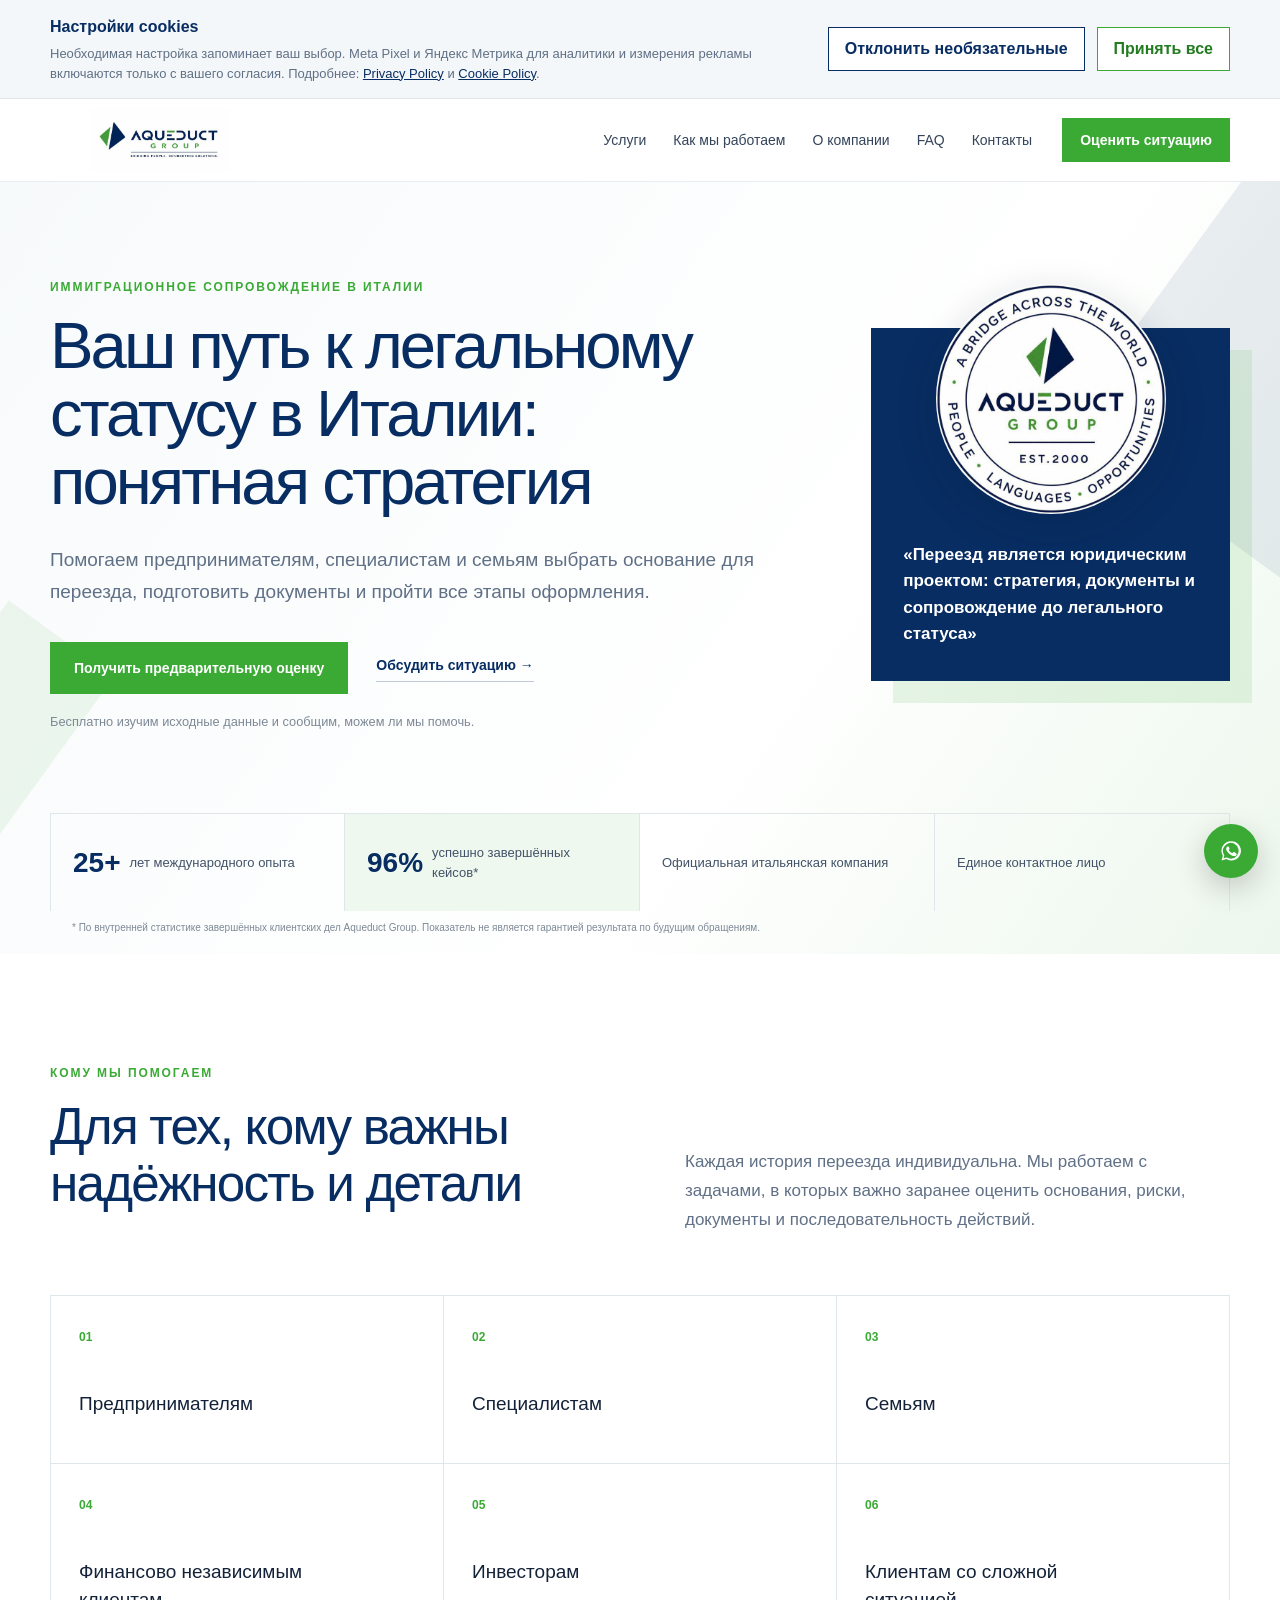
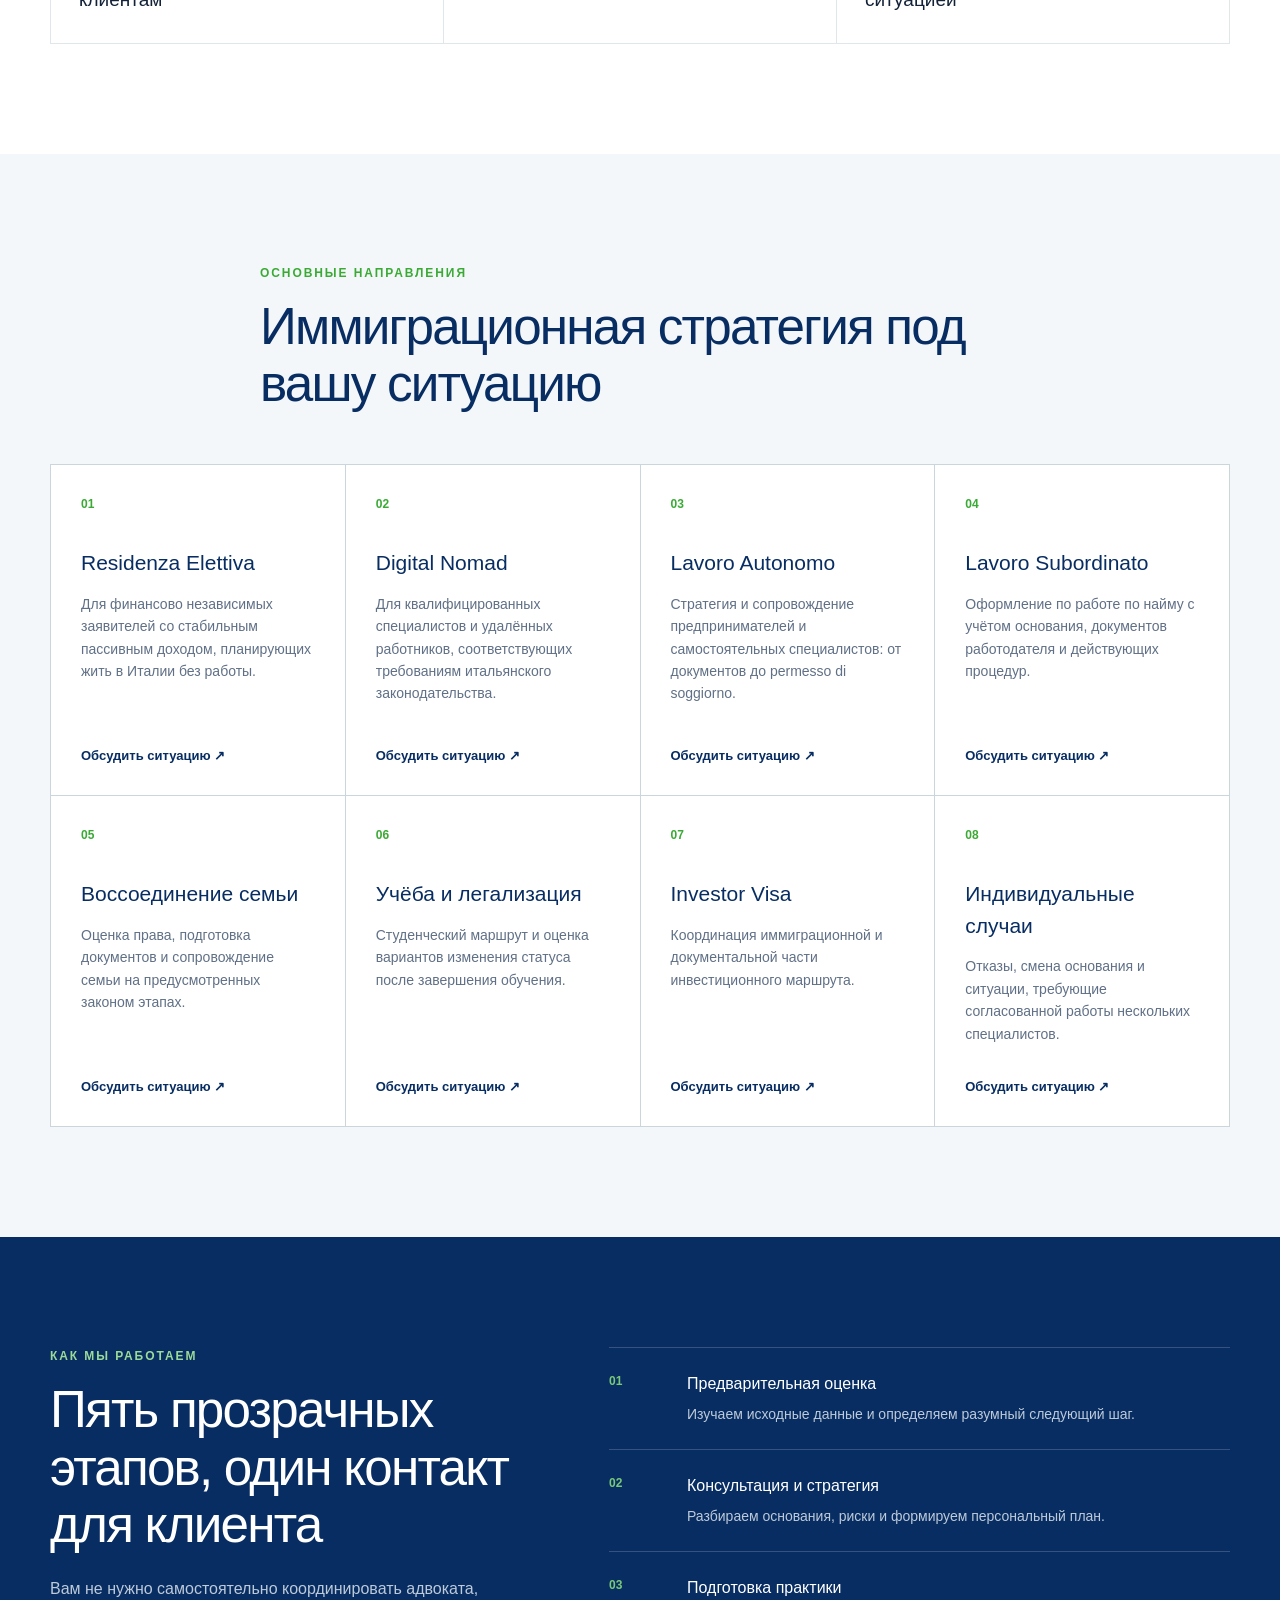
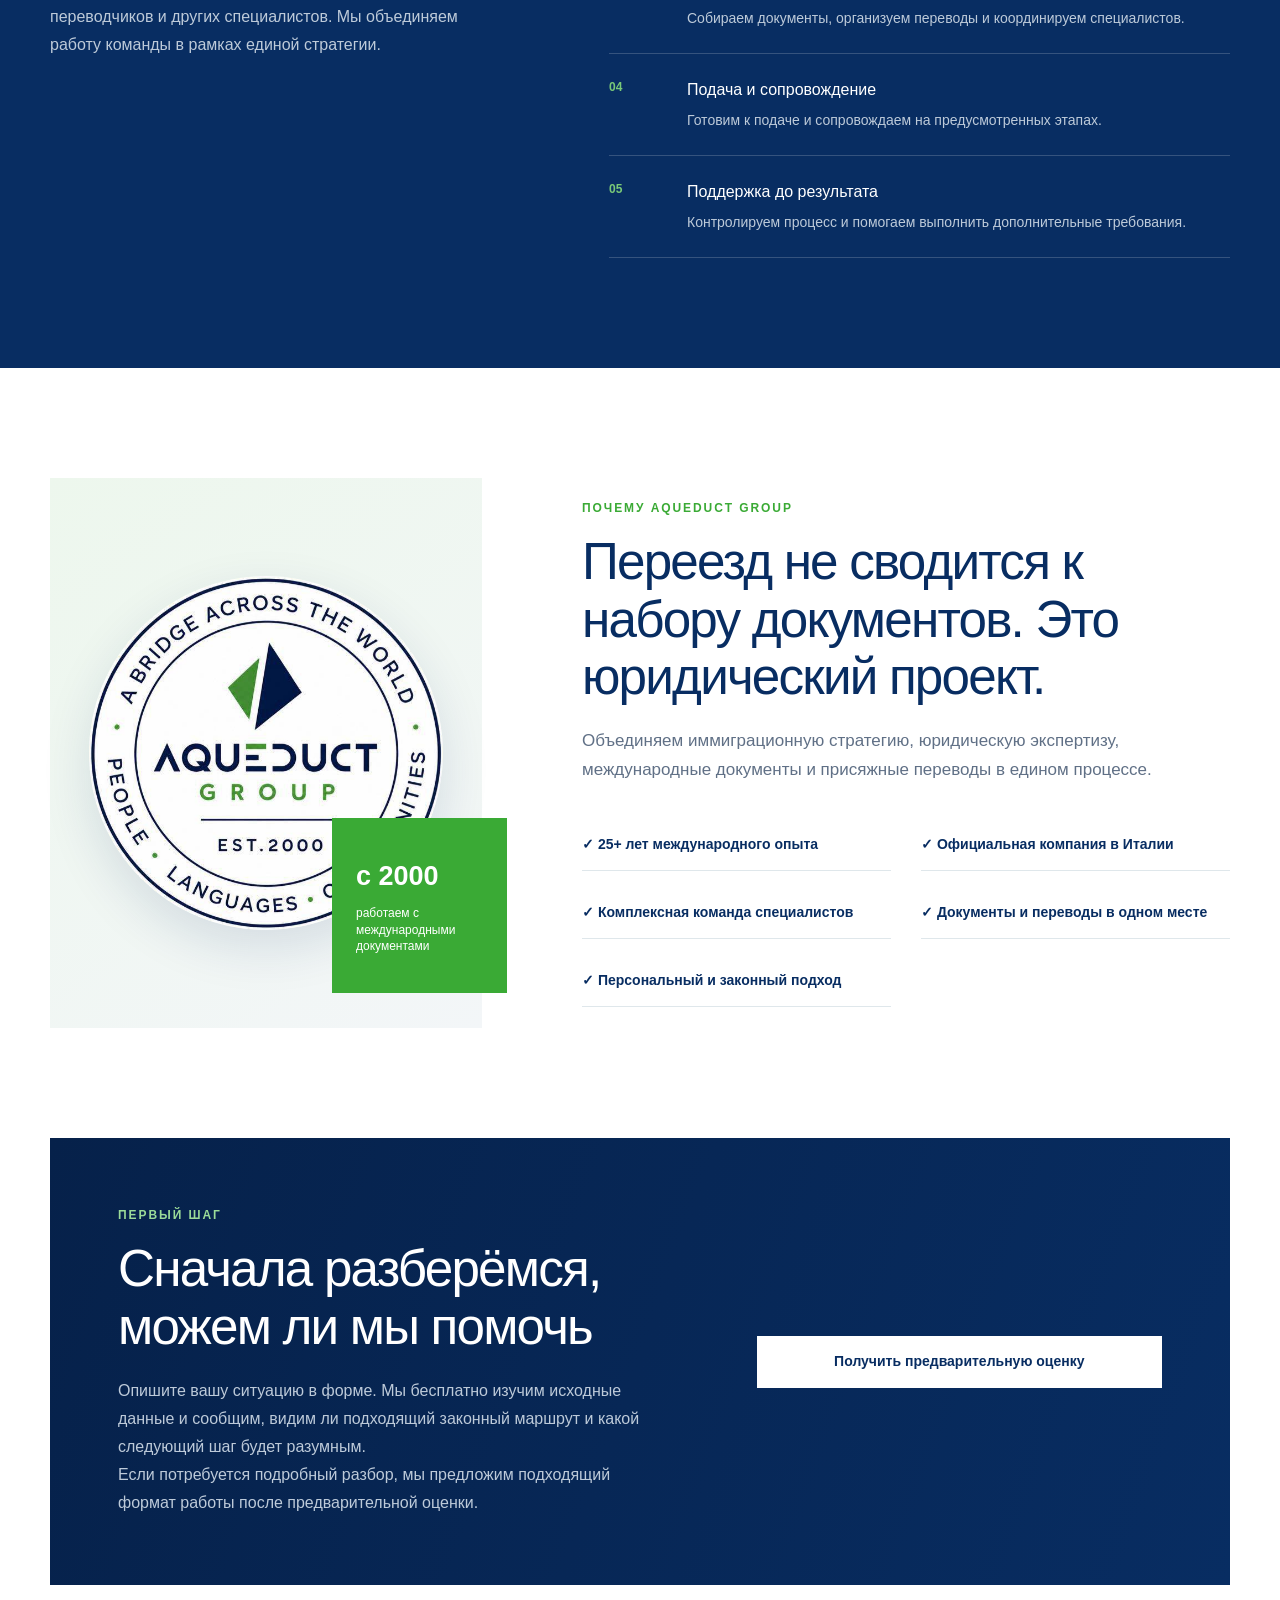
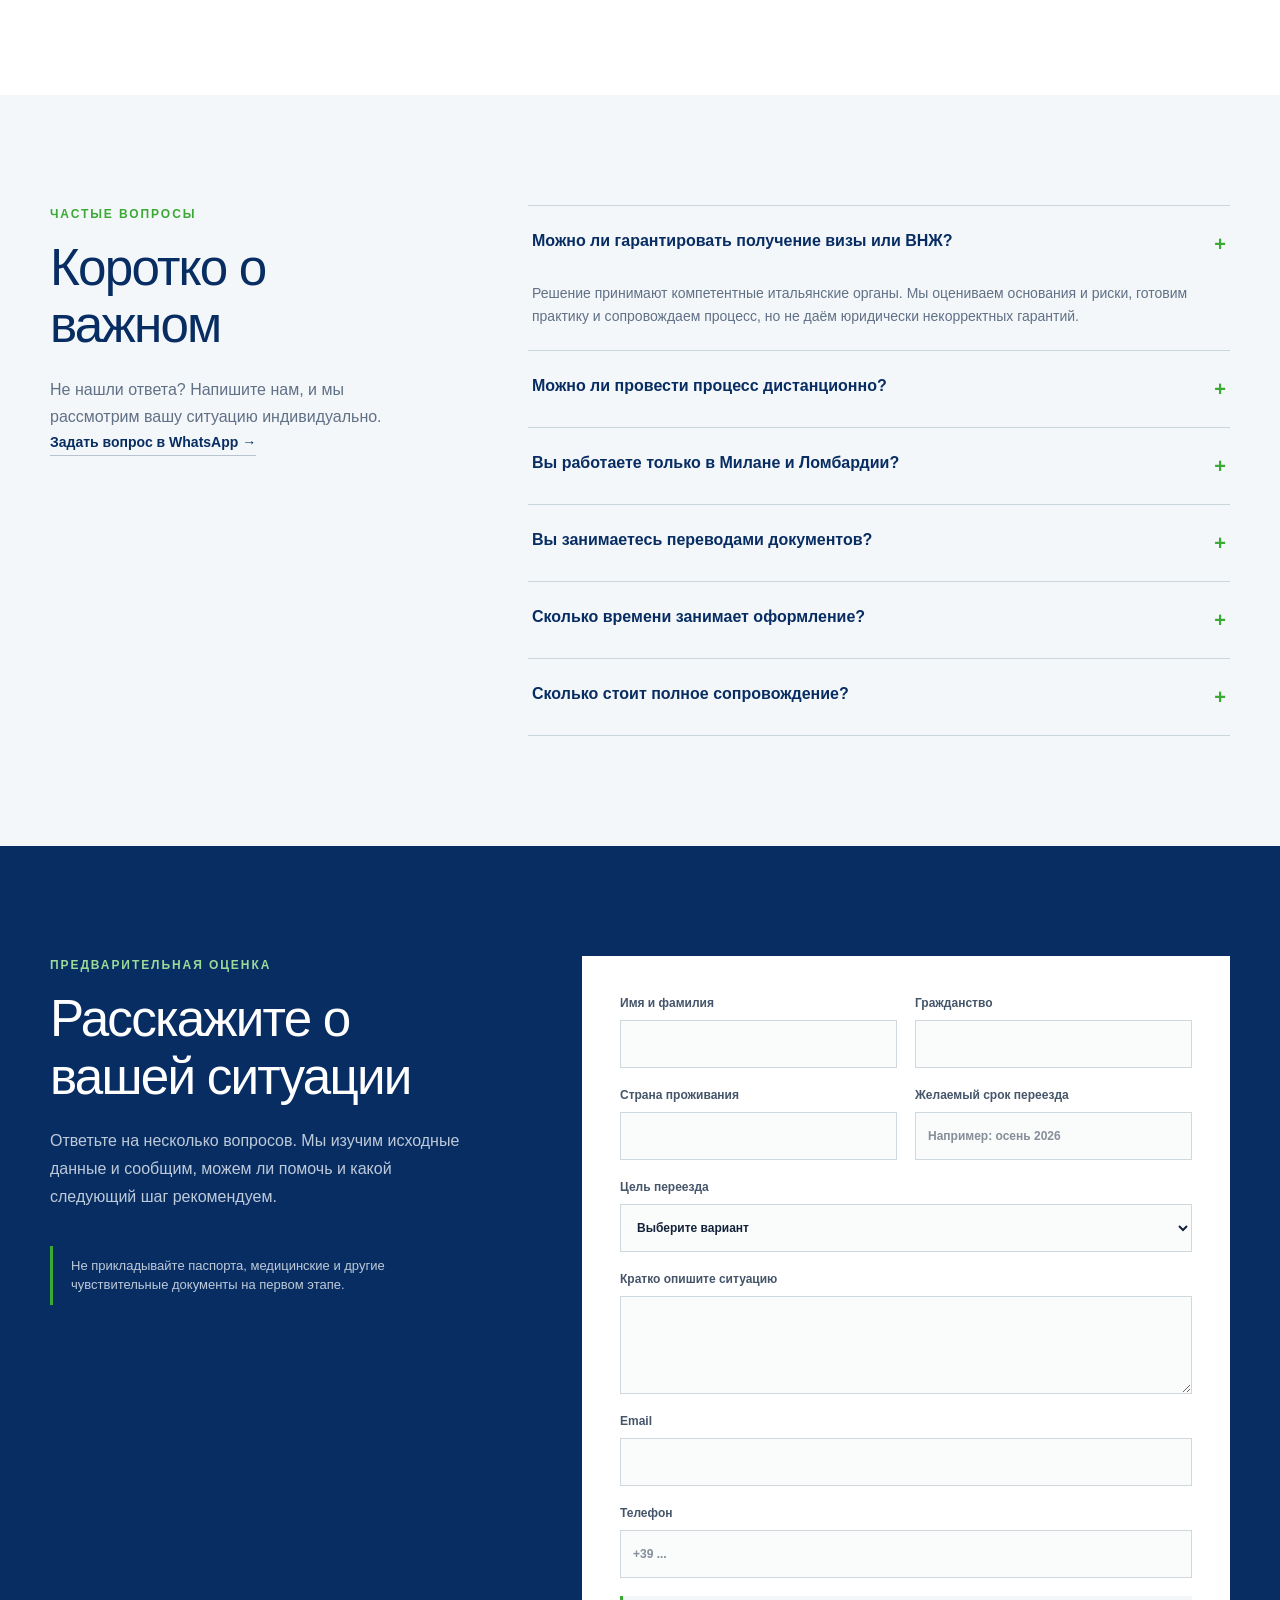
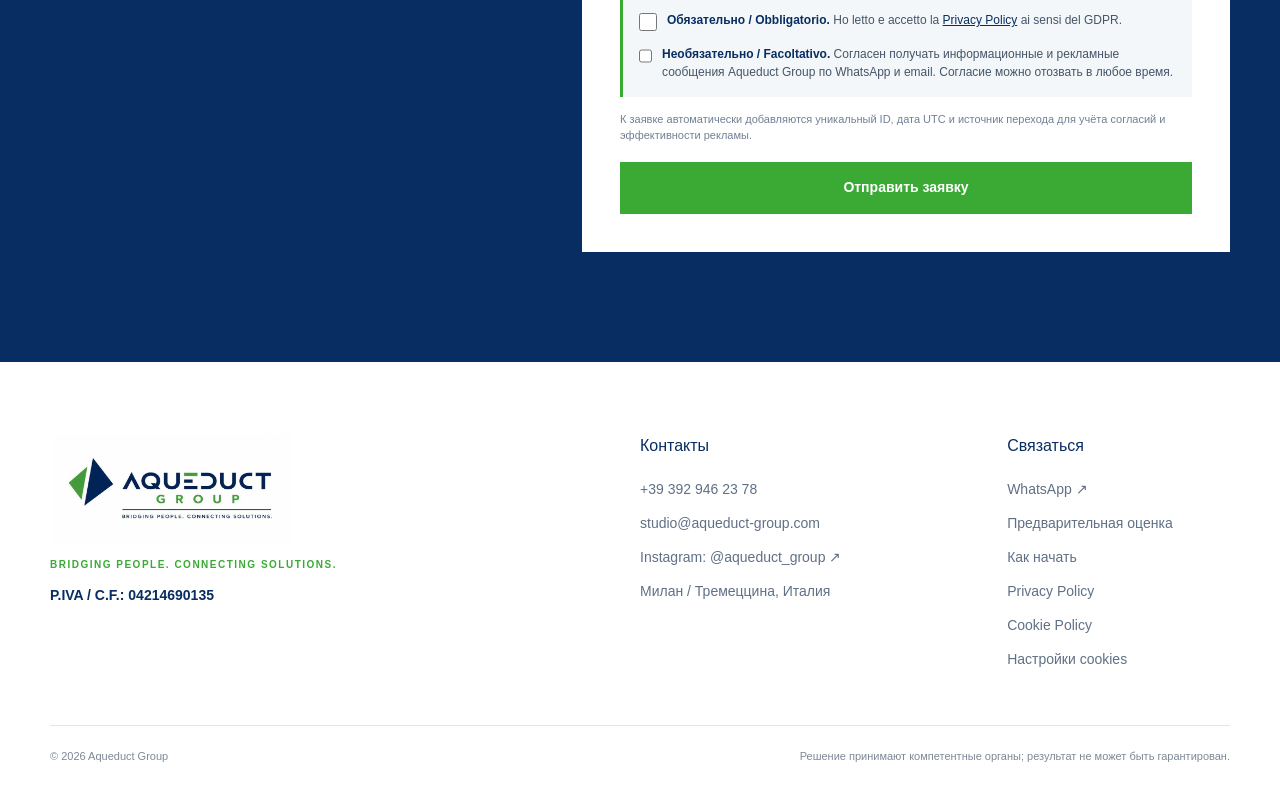
<file: index.html>
<!DOCTYPE html><html lang="ru"><head><meta charset="utf-8"><meta name="viewport" content="width=device-width, initial-scale=1"><link rel="preload" as="image" href="/aqueduct-logo-horizontal.jpg"><link rel="preload" as="image" href="/aqueduct-seal.jpg"><link rel="stylesheet" href="/_next/static/chunks/0q03mwoby-0p..css" data-precedence="next"><link rel="preload" as="script" fetchpriority="low" href="/_next/static/chunks/0ht900cau6_ur.js"><script src="/_next/static/chunks/0t2z5hkh7v~~b.js" async=""></script><script src="/_next/static/chunks/07lhk_q6pmm3r.js" async=""></script><script src="/_next/static/chunks/turbopack-0cek.dh0dqtgy.js" async=""></script><script src="/_next/static/chunks/0dbhjjzl8qfwv.js" async=""></script><script src="/_next/static/chunks/15.c3~0kke10f.js?v=20261008-1" async=""></script><title>ВНЖ и иммиграционное сопровождение в Италии | Aqueduct Group</title><meta name="description" content="Иммиграционное сопровождение в Италии для предпринимателей, специалистов и семей: стратегия, документы, переводы и поддержка на всех этапах."><meta name="codex-preview" content="development"><meta name="facebook-domain-verification" content="cz3ym15rkh00m2k5d0hv8cjs45vnof"><script id="meta-pixel">
if(localStorage.getItem('aqueduct-cookie-consent')==='accepted'){
!function(f,b,e,v,n,t,s){if(f.fbq)return;n=f.fbq=function(){n.callMethod?
n.callMethod.apply(n,arguments):n.queue.push(arguments)};if(!f._fbq)f._fbq=n;
n.push=n;n.loaded=!0;n.version='2.0';n.queue=[];t=b.createElement(e);t.async=!0;
t.src=v;s=b.getElementsByTagName(e)[0];s.parentNode.insertBefore(t,s)}
(window,document,'script','https://connect.facebook.net/en_US/fbevents.js');
fbq('init','1347046264078028');fbq('track','PageView');
}</script><script id="yandex-metrika">
(function(m,e,t,r,i,k,a){
m[i]=m[i]||function(){(m[i].a=m[i].a||[]).push(arguments)};
m[i].l=1*new Date();
for(var j=0;j<document.scripts.length;j++){if(document.scripts[j].src===r){return;}}
k=e.createElement(t);a=e.getElementsByTagName(t)[0];k.async=1;k.src=r;a.parentNode.insertBefore(k,a);
})(window,document,'script','https://mc.yandex.ru/metrika/tag.js?id=112388441','ym');
ym(112388441,'init',{ssr:true,webvisor:true,clickmap:true,ecommerce:'dataLayer',referrer:document.referrer,url:location.href,accurateTrackBounce:true,trackLinks:true});
</script><script src="/_next/static/chunks/03~yq9q893hmn.js" nomodule=""></script><script>
(function () {
  if (localStorage.getItem('cookieConsent') !== 'accepted') return;




  if (typeof window.ym === 'function') return;




  (function(m,e,t,r,i,k,a){
    m[i]=m[i]||function(){(m[i].a=m[i].a||[]).push(arguments)};
    m[i].l=1*new Date();
    k=e.createElement(t),a=e.getElementsByTagName(t)[0];
    k.async=1;k.src=r;a.parentNode.insertBefore(k,a);
  })(window,document,"script","https://mc.yandex.ru/metrika/tag.js","ym");




  ym(112388441,"init",{
    clickmap:true,
    trackLinks:true,
    accurateTrackBounce:true,
    webvisor:true
  });
})();
</script>
</head><body><div hidden=""><!--$--><!--/$--></div><main><aside class="cookieNotice" aria-label="Настройки cookies"><div class="container cookieNoticeInner"><div><b>Настройки cookies</b><p>Необходимая настройка запоминает ваш выбор. Meta Pixel и Яндекс Метрика для аналитики и измерения рекламы включаются только с вашего согласия. Подробнее: <a href="/privacy-policy">Privacy Policy</a> и <a href="/cookie-policy">Cookie Policy</a>.</p></div><div class="cookieActions"><button class="cookieChoice">Отклонить необязательные</button><button class="cookieChoice accept">Принять все</button></div></div></aside><header><div class="container navwrap"><a class="logo" href="#top"><img src="/aqueduct-logo-horizontal.jpg" alt="Aqueduct Group"></a><button class="menubtn" aria-label="Открыть меню"><i></i><i></i><i></i></button><nav class=""><a href="#services">Услуги</a><a href="#process">Как мы работаем</a><a href="#about">О компании</a><a href="#faq">FAQ</a><a href="#contacts">Контакты</a></nav><a class="btn small desktop" href="#assessment">Оценить ситуацию</a></div></header><section class="hero" id="top"><div class="shape s1"></div><div class="shape s2"></div><div class="container heroGrid"><div><p class="eyebrow">Иммиграционное сопровождение в Италии</p><h1>Ваш путь к легальному статусу в Италии: понятная стратегия</h1><p class="lead">Помогаем предпринимателям, специалистам и семьям выбрать основание для переезда, подготовить документы и пройти все этапы оформления.</p><div class="actions"><a class="btn" href="#assessment">Получить предварительную оценку</a><a class="link" href="#assessment">Обсудить ситуацию →</a></div><small>Бесплатно изучим исходные данные и сообщим, можем ли мы помочь.</small></div><aside><img src="/aqueduct-seal.jpg" alt="Aqueduct Group, с 2000 года"><blockquote>«Переезд является юридическим проектом: стратегия, документы и сопровождение до легального статуса»</blockquote></aside></div><div class="container trust"><span><b>25+</b> лет международного опыта</span><span class="successStat"><b>96%</b> успешно завершённых кейсов*</span><span>Официальная итальянская компания</span><span>Единое контактное лицо</span></div><p class="container successNote">* По внутренней статистике завершённых клиентских дел Aqueduct Group. Показатель не является гарантией результата по будущим обращениям.</p></section><section class="section audience"><div class="container split"><div><p class="eyebrow">Кому мы помогаем</p><h2>Для тех, кому важны надёжность и детали</h2></div><p>Каждая история переезда индивидуальна. Мы работаем с задачами, в которых важно заранее оценить основания, риски, документы и последовательность действий.</p></div><div class="container audienceGrid"><article><span>0<!-- -->1</span><h3>Предпринимателям</h3></article><article><span>0<!-- -->2</span><h3>Специалистам</h3></article><article><span>0<!-- -->3</span><h3>Семьям</h3></article><article><span>0<!-- -->4</span><h3>Финансово независимым клиентам</h3></article><article><span>0<!-- -->5</span><h3>Инвесторам</h3></article><article><span>0<!-- -->6</span><h3>Клиентам со сложной ситуацией</h3></article></div></section><section class="section services" id="services"><div class="container title"><p class="eyebrow">Основные направления</p><h2>Иммиграционная стратегия под вашу ситуацию</h2></div><div class="container serviceGrid"><article><span>0<!-- -->1</span><h3>Residenza Elettiva</h3><p>Для финансово независимых заявителей со стабильным пассивным доходом, планирующих жить в Италии без работы.</p><a href="#assessment">Обсудить ситуацию ↗</a></article><article><span>0<!-- -->2</span><h3>Digital Nomad</h3><p>Для квалифицированных специалистов и удалённых работников, соответствующих требованиям итальянского законодательства.</p><a href="#assessment">Обсудить ситуацию ↗</a></article><article><span>0<!-- -->3</span><h3>Lavoro Autonomo</h3><p>Стратегия и сопровождение предпринимателей и самостоятельных специалистов: от документов до permesso di soggiorno.</p><a href="#assessment">Обсудить ситуацию ↗</a></article><article><span>0<!-- -->4</span><h3>Lavoro Subordinato</h3><p>Оформление по работе по найму с учётом основания, документов работодателя и действующих процедур.</p><a href="#assessment">Обсудить ситуацию ↗</a></article><article><span>0<!-- -->5</span><h3>Воссоединение семьи</h3><p>Оценка права, подготовка документов и сопровождение семьи на предусмотренных законом этапах.</p><a href="#assessment">Обсудить ситуацию ↗</a></article><article><span>0<!-- -->6</span><h3>Учёба и легализация</h3><p>Студенческий маршрут и оценка вариантов изменения статуса после завершения обучения.</p><a href="#assessment">Обсудить ситуацию ↗</a></article><article><span>0<!-- -->7</span><h3>Investor Visa</h3><p>Координация иммиграционной и документальной части инвестиционного маршрута.</p><a href="#assessment">Обсудить ситуацию ↗</a></article><article><span>0<!-- -->8</span><h3>Индивидуальные случаи</h3><p>Отказы, смена основания и ситуации, требующие согласованной работы нескольких специалистов.</p><a href="#assessment">Обсудить ситуацию ↗</a></article></div></section><section class="section process" id="process"><div class="container processGrid"><div><p class="eyebrow pale">Как мы работаем</p><h2>Пять прозрачных этапов, один контакт для клиента</h2><p>Вам не нужно самостоятельно координировать адвоката, переводчиков и других специалистов. Мы объединяем работу команды в рамках единой стратегии.</p></div><ol><li><span>0<!-- -->1</span><div><h3>Предварительная оценка</h3><p>Изучаем исходные данные и определяем разумный следующий шаг.</p></div></li><li><span>0<!-- -->2</span><div><h3>Консультация и стратегия</h3><p>Разбираем основания, риски и формируем персональный план.</p></div></li><li><span>0<!-- -->3</span><div><h3>Подготовка практики</h3><p>Собираем документы, организуем переводы и координируем специалистов.</p></div></li><li><span>0<!-- -->4</span><div><h3>Подача и сопровождение</h3><p>Готовим к подаче и сопровождаем на предусмотренных этапах.</p></div></li><li><span>0<!-- -->5</span><div><h3>Поддержка до результата</h3><p>Контролируем процесс и помогаем выполнить дополнительные требования.</p></div></li></ol></div></section><section class="section why" id="about"><div class="container whyGrid"><div class="visual"><img src="/aqueduct-seal.jpg" alt="Aqueduct Group"><div><b>с 2000</b><span>работаем с международными документами</span></div></div><div><p class="eyebrow">Почему Aqueduct Group</p><h2>Переезд не сводится к набору документов. Это юридический проект.</h2><p class="bigcopy">Объединяем иммиграционную стратегию, юридическую экспертизу, международные документы и присяжные переводы в едином процессе.</p><div class="checks"><div>✓ <!-- -->25+ лет международного опыта</div><div>✓ <!-- -->Официальная компания в Италии</div><div>✓ <!-- -->Комплексная команда специалистов</div><div>✓ <!-- -->Документы и переводы в одном месте</div><div>✓ <!-- -->Персональный и законный подход</div></div></div></div></section><section class="consult" id="consultation"><div class="container consultCard"><div><p class="eyebrow pale">Первый шаг</p><h2>Сначала разберёмся, можем ли мы помочь</h2><p>Опишите вашу ситуацию в форме. Мы бесплатно изучим исходные данные и сообщим, видим ли подходящий законный маршрут и какой следующий шаг будет разумным.</p><p>Если потребуется подробный разбор, мы предложим подходящий формат работы после предварительной оценки.</p></div><div class="prices"><a class="btn white" href="#assessment">Получить предварительную оценку</a></div></div></section><section class="section faq" id="faq"><div class="container faqGrid"><div><p class="eyebrow">Частые вопросы</p><h2>Коротко о важном</h2><p>Не нашли ответа? Напишите нам, и мы рассмотрим вашу ситуацию индивидуально.</p><a class="link" href="https://wa.me/393929462378">Задать вопрос в WhatsApp →</a></div><div class="accord"><details open=""><summary>Можно ли гарантировать получение визы или ВНЖ?<span>+</span></summary><p>Решение принимают компетентные итальянские органы. Мы оцениваем основания и риски, готовим практику и сопровождаем процесс, но не даём юридически некорректных гарантий.</p></details><details><summary>Можно ли провести процесс дистанционно?<span>+</span></summary><p>Значительную часть подготовки можно организовать дистанционно. Личное присутствие может потребоваться для подачи, биометрии и получения документов.</p></details><details><summary>Вы работаете только в Милане и Ломбардии?<span>+</span></summary><p>Мы сопровождаем проекты в разных регионах Италии. Формат зависит от конкретной процедуры и компетентного органа.</p></details><details><summary>Вы занимаетесь переводами документов?<span>+</span></summary><p>Да. Организуем профессиональные и присяжные переводы, апостиль и связанные процедуры легализации документов.</p></details><details><summary>Сколько времени занимает оформление?<span>+</span></summary><p>Срок зависит от основания, консульства, квестуры и готовности документов. Реалистичный ориентир обсуждается после анализа ситуации.</p></details><details><summary>Сколько стоит полное сопровождение?<span>+</span></summary><p>Стоимость зависит от основания, состава семьи и объёма работы. После консультации вы получите план и индивидуальное предложение.</p></details></div></div></section><section class="section assessment" id="assessment"><div class="container assessGrid"><div><p class="eyebrow pale">Предварительная оценка</p><h2>Расскажите о вашей ситуации</h2><p>Ответьте на несколько вопросов. Мы изучим исходные данные и сообщим, можем ли помочь и какой следующий шаг рекомендуем.</p><div class="notice">Не прикладывайте паспорта, медицинские и другие чувствительные документы на первом этапе.</div></div><form id="assessment-form" action="https://api.web3forms.com/submit" method="POST"><input type="hidden" name="access_key"><input type="hidden" name="subject"><input type="hidden" name="from_name"><div class="row"><label>Имя и фамилия<input required="" name="name"></label><label>Гражданство<input required="" name="citizenship"></label></div><div class="row"><label>Страна проживания<input required="" name="country"></label><label>Желаемый срок переезда<input placeholder="Например: осень 2026" name="timing"></label></div><label>Цель переезда<select name="goal" required=""><option value="" disabled="" selected="">Выберите вариант</option><option>Предпринимательство</option><option>Удалённая работа</option><option>Финансовая независимость</option><option>Воссоединение семьи</option><option>Учёба</option><option>Инвестиции</option><option>Нужна рекомендация</option></select></label><label>Кратко опишите ситуацию<textarea name="details" rows="4" required=""></textarea></label><label>Email<input type="email" required="" name="email"></label><label>Телефон<input type="tel" required="" name="phone" placeholder="+39 ..."></label><div class="consentGroup"><label class="consent"><input type="checkbox" required="" name="privacyConsent"><span><b>Обязательно / Obbligatorio.</b> Ho letto e accetto la <a href="/privacy-policy">Privacy Policy</a> ai sensi del GDPR.</span></label><label class="consent"><input type="checkbox" name="marketingConsent"><span><b>Необязательно / Facoltativo.</b> Согласен получать информационные и рекламные сообщения Aqueduct Group по WhatsApp и email. Согласие можно отозвать в любое время.</span></label></div><p class="formMeta">К заявке автоматически добавляются уникальный ID, дата UTC и источник перехода для учёта согласий и эффективности рекламы.</p><button class="btn full" type="submit">Отправить заявку</button><p id="form-status" aria-live="polite"></p></form></div></section><footer id="contacts"><div class="container footerGrid"><div><img src="/aqueduct-logo-horizontal.jpg" alt="Aqueduct Group"><p>Bridging People. Connecting Solutions.</p><span class="vat">P.IVA / C.F.: 04214690135</span></div><div><h3>Контакты</h3><a href="tel:+393929462378">+39 392 946 23 78</a><a href="mailto:studio@aqueduct-group.com">studio@aqueduct-group.com</a><a href="https://www.instagram.com/aqueduct_group">Instagram: @aqueduct_group ↗</a><span>Милан / Тремеццина, Италия</span></div><div><h3>Связаться</h3><a href="https://wa.me/393929462378">WhatsApp ↗</a><a href="#assessment">Предварительная оценка</a><a href="#consultation">Как начать</a><a href="/privacy-policy">Privacy Policy</a><a href="/cookie-policy">Cookie Policy</a><button class="cookie-settings">Настройки cookies</button></div></div><div class="container footBottom"><span>© 2026 Aqueduct Group</span><span>Решение принимают компетентные органы; результат не может быть гарантирован.</span></div></footer><a class="float" href="https://wa.me/393929462378" aria-label="WhatsApp" title="WhatsApp"><svg viewBox="0 0 32 32" aria-hidden="true" width="24" height="24" style="display:block"><path fill="currentColor" d="M16 3a12.7 12.7 0 0 0-10.9 19.2L3.4 28.5l6.5-1.7A12.8 12.8 0 1 0 16 3Zm0 23.2c-2 0-3.9-.5-5.6-1.5l-.4-.2-3.9 1 1-3.8-.3-.4A10.5 10.5 0 1 1 16 26.2Zm5.8-7.9c-.3-.2-1.9-.9-2.2-1-.3-.1-.5-.2-.7.2-.2.3-.8 1-.9 1.2-.2.2-.3.2-.7.1-1.8-.9-3-1.6-4.2-3.7-.3-.6.3-.5.9-1.7.1-.2 0-.4 0-.6l-1-2.4c-.3-.6-.5-.5-.7-.5h-.6c-.2 0-.6.1-.9.4-.3.3-1.2 1.2-1.2 2.9s1.2 3.3 1.4 3.6c.2.2 2.4 3.7 5.9 5.2.8.4 1.5.6 2 .7.8.3 1.6.2 2.2.1.7-.1 1.9-.8 2.2-1.5.3-.7.3-1.3.2-1.5-.1-.1-.4-.2-.7-.4Z"></path></svg></a></main><!--$--><!--/$--><script src="/_next/static/chunks/0ht900cau6_ur.js" id="_R_" async=""></script><script>(self.__next_f=self.__next_f||[]).push([0])</script><script>self.__next_f.push([1,"1:\"$Sreact.fragment\"\n2:I[39756,[\"/_next/static/chunks/0dbhjjzl8qfwv.js\"],\"default\"]\n3:I[37457,[\"/_next/static/chunks/0dbhjjzl8qfwv.js\"],\"default\"]\n4:I[47257,[\"/_next/static/chunks/0dbhjjzl8qfwv.js\"],\"ClientPageRoot\"]\n5:I[31713,[\"/_next/static/chunks/0dbhjjzl8qfwv.js\",\"/_next/static/chunks/15.c3~0kke10f.js?v=20261008-1\"],\"default\"]\n8:I[97367,[\"/_next/static/chunks/0dbhjjzl8qfwv.js\"],\"OutletBoundary\"]\n9:\"$Sreact.suspense\"\nb:I[97367,[\"/_next/static/chunks/0dbhjjzl8qfwv.js\"],\"ViewportBoundary\"]\nd:I[97367,[\"/_next/static/chunks/0dbhjjzl8qfwv.js\"],\"MetadataBoundary\"]\nf:I[68027,[\"/_next/static/chunks/0dbhjjzl8qfwv.js\"],\"default\",1]\n:HL[\"/_next/static/chunks/0q03mwoby-0p..css\",\"style\"]\n"])</script><script>self.__next_f.push([1,"0:{\"P\":null,\"c\":[\"\",\"\"],\"q\":\"\",\"i\":false,\"f\":[[[\"\",{\"children\":[\"__PAGE__\",{}]},\"$undefined\",\"$undefined\",16],[[\"$\",\"$1\",\"c\",{\"children\":[[[\"$\",\"link\",\"0\",{\"rel\":\"stylesheet\",\"href\":\"/_next/static/chunks/0q03mwoby-0p..css\",\"precedence\":\"next\",\"crossOrigin\":\"$undefined\",\"nonce\":\"$undefined\"}],[\"$\",\"script\",\"script-0\",{\"src\":\"/_next/static/chunks/0dbhjjzl8qfwv.js\",\"async\":true,\"nonce\":\"$undefined\"}]],[\"$\",\"html\",null,{\"lang\":\"ru\",\"children\":[[\"$\",\"head\",null,{\"children\":[[\"$\",\"script\",null,{\"id\":\"meta-pixel\",\"dangerouslySetInnerHTML\":{\"__html\":\"\\nif(localStorage.getItem('aqueduct-cookie-consent')==='accepted'){\\n!function(f,b,e,v,n,t,s){if(f.fbq)return;n=f.fbq=function(){n.callMethod?\\nn.callMethod.apply(n,arguments):n.queue.push(arguments)};if(!f._fbq)f._fbq=n;\\nn.push=n;n.loaded=!0;n.version='2.0';n.queue=[];t=b.createElement(e);t.async=!0;\\nt.src=v;s=b.getElementsByTagName(e)[0];s.parentNode.insertBefore(t,s)}\\n(window,document,'script','https://connect.facebook.net/en_US/fbevents.js');\\nfbq('init','1347046264078028');fbq('track','PageView');\\n}\"}}],[\"$\",\"script\",null,{\"id\":\"yandex-metrika\",\"dangerouslySetInnerHTML\":{\"__html\":\"\\nif(localStorage.getItem('aqueduct-cookie-consent')==='accepted'){\\n(function(m,e,t,r,i,k,a){\\nm[i]=m[i]||function(){(m[i].a=m[i].a||[]).push(arguments)};\\nm[i].l=1*new Date();\\nfor(var j=0;j\u003cdocument.scripts.length;j++){if(document.scripts[j].src===r){return;}}\\nk=e.createElement(t);a=e.getElementsByTagName(t)[0];k.async=1;k.src=r;a.parentNode.insertBefore(k,a);\\n})(window,document,'script','https://mc.yandex.ru/metrika/tag.js?id=112388441','ym');\\nym(112388441,'init',{ssr:true,webvisor:true,clickmap:true,ecommerce:'dataLayer',referrer:document.referrer,url:location.href,accurateTrackBounce:true,trackLinks:true});\\n}\"}}]]}],[\"$\",\"body\",null,{\"children\":[\"$\",\"$L2\",null,{\"parallelRouterKey\":\"children\",\"error\":\"$undefined\",\"errorStyles\":\"$undefined\",\"errorScripts\":\"$undefined\",\"template\":[\"$\",\"$L3\",null,{}],\"templateStyles\":\"$undefined\",\"templateScripts\":\"$undefined\",\"notFound\":[[[\"$\",\"title\",null,{\"children\":\"404: This page could not be found.\"}],[\"$\",\"div\",null,{\"style\":{\"fontFamily\":\"system-ui,\\\"Segoe UI\\\",Roboto,Helvetica,Arial,sans-serif,\\\"Apple Color Emoji\\\",\\\"Segoe UI Emoji\\\"\",\"height\":\"100vh\",\"textAlign\":\"center\",\"display\":\"flex\",\"flexDirection\":\"column\",\"alignItems\":\"center\",\"justifyContent\":\"center\"},\"children\":[\"$\",\"div\",null,{\"children\":[[\"$\",\"style\",null,{\"dangerouslySetInnerHTML\":{\"__html\":\"body{color:#000;background:#fff;margin:0}.next-error-h1{border-right:1px solid rgba(0,0,0,.3)}@media (prefers-color-scheme:dark){body{color:#fff;background:#000}.next-error-h1{border-right:1px solid rgba(255,255,255,.3)}}\"}}],[\"$\",\"h1\",null,{\"className\":\"next-error-h1\",\"style\":{\"display\":\"inline-block\",\"margin\":\"0 20px 0 0\",\"padding\":\"0 23px 0 0\",\"fontSize\":24,\"fontWeight\":500,\"verticalAlign\":\"top\",\"lineHeight\":\"49px\"},\"children\":404}],[\"$\",\"div\",null,{\"style\":{\"display\":\"inline-block\"},\"children\":[\"$\",\"h2\",null,{\"style\":{\"fontSize\":14,\"fontWeight\":400,\"lineHeight\":\"49px\",\"margin\":0},\"children\":\"This page could not be found.\"}]}]]}]}]],[]],\"forbidden\":\"$undefined\",\"unauthorized\":\"$undefined\"}]}]]}]]}],{\"children\":[[\"$\",\"$1\",\"c\",{\"children\":[[\"$\",\"$L4\",null,{\"Component\":\"$5\",\"serverProvidedParams\":{\"searchParams\":{},\"params\":{},\"promises\":[\"$@6\",\"$@7\"]}}],[[\"$\",\"script\",\"script-0\",{\"src\":\"/_next/static/chunks/15.c3~0kke10f.js?v=20261008-1\",\"async\":true,\"nonce\":\"$undefined\"}]],[\"$\",\"$L8\",null,{\"children\":[\"$\",\"$9\",null,{\"name\":\"Next.MetadataOutlet\",\"children\":\"$@a\"}]}]]}],{},null,false,null]},null,false,null],[\"$\",\"$1\",\"h\",{\"children\":[null,[\"$\",\"$Lb\",null,{\"children\":\"$Lc\"}],[\"$\",\"div\",null,{\"hidden\":true,\"children\":[\"$\",\"$Ld\",null,{\"children\":[\"$\",\"$9\",null,{\"name\":\"Next.Metadata\",\"children\":\"$Le\"}]}]}],null]}],false]],\"m\":\"$undefined\",\"G\":[\"$f\",[[\"$\",\"link\",\"0\",{\"rel\":\"stylesheet\",\"href\":\"/_next/static/chunks/0q03mwoby-0p..css\",\"precedence\":\"next\",\"crossOrigin\":\"$undefined\",\"nonce\":\"$undefined\"}]]],\"S\":true,\"h\":null,\"s\":\"$undefined\",\"l\":\"$undefined\",\"p\":\"$undefined\",\"d\":\"$undefined\",\"b\":\"f8EX0NcoDriMHl08ZJi0y\"}\n"])</script><script>self.__next_f.push([1,"6:{}\n7:\"$0:f:0:1:1:children:0:props:children:0:props:serverProvidedParams:params\"\n"])</script><script>self.__next_f.push([1,"c:[[\"$\",\"meta\",\"0\",{\"charSet\":\"utf-8\"}],[\"$\",\"meta\",\"1\",{\"name\":\"viewport\",\"content\":\"width=device-width, initial-scale=1\"}]]\n"])</script><script>self.__next_f.push([1,"a:null\ne:[[\"$\",\"title\",\"0\",{\"children\":\"ВНЖ и иммиграционное сопровождение в Италии | Aqueduct Group\"}],[\"$\",\"meta\",\"1\",{\"name\":\"description\",\"content\":\"Иммиграционное сопровождение в Италии для предпринимателей, специалистов и семей: стратегия, документы, переводы и поддержка на всех этапах.\"}],[\"$\",\"meta\",\"2\",{\"name\":\"codex-preview\",\"content\":\"development\"}],[\"$\",\"meta\",\"3\",{\"name\":\"facebook-domain-verification\",\"content\":\"cz3ym15rkh00m2k5d0hv8cjs45vnof\"}]]\n"])</script>
<script id="web3forms-handler">
(function(){
  var STORAGE_KEY='aqueduct-attribution-v1';
  var MAX_AGE=90*24*60*60*1000;




  function clean(value){return (value||'').trim();}
  function consentAccepted(){
    try {
      return window.localStorage.getItem('aqueduct-cookie-consent')==='accepted' ||
             window.localStorage.getItem('cookieConsent')==='accepted';
    } catch (e) {
      return false;
    }
  }
  function currentAttribution(){
    var params=new URLSearchParams(location.search);
    var referrer=document.referrer||'direct';
    var source=clean(params.get('utm_source'));
    var medium=clean(params.get('utm_medium'));
    var campaign=clean(params.get('utm_campaign'));
    var content=clean(params.get('utm_content'));
    var term=clean(params.get('utm_term'));
    var yclid=clean(params.get('yclid'));
    var fbclid=clean(params.get('fbclid'));
    var gclid=clean(params.get('gclid'));




    if(!source&&yclid){source='yandex';medium=medium||'cpc';}
    if(!source&&fbclid){
      source=/instagram/i.test(referrer)?'instagram':'facebook';
      medium=medium||'paid_social';
    }
    if(!source&&gclid){source='google';medium=medium||'cpc';}




    if(!source&&referrer!=='direct'){
      try{
        var refHost=new URL(referrer).hostname.replace(/^www./,'');
        var ownHost=location.hostname.replace(/^www./,'');
        if(refHost&&refHost!==ownHost){
          if(/instagram/.test(refHost)) source='instagram';
          else if(/facebook|fb.com/.test(refHost)) source='facebook';
          else if(/yandex/.test(refHost)){source='yandex';medium='organic';}
          else if(/google/.test(refHost)){source='google';medium='organic';}
          else source=refHost;
          medium=medium||'referral';
        }
      }catch(e){}
    }




    return {
      source:source||'direct',
      medium:medium||(source?'referral':'none'),
      campaign:campaign||'none',
      content:content||'none',
      term:term||'none',
      referrer:referrer,
      landing_page:location.href,
      yclid:yclid||'none',
      fbclid:fbclid||'none',
      gclid:gclid||'none',
      captured_at_utc:new Date().toISOString(),
      is_non_direct:Boolean(source||yclid||fbclid||gclid)
    };
  }
  function readSaved(){
    if(!consentAccepted()) return null;
    try{
      var saved=JSON.parse(localStorage.getItem(STORAGE_KEY)||'null');
      if(!saved||!saved.captured_at_utc) return null;
      if(Date.now()-Date.parse(saved.captured_at_utc)>MAX_AGE){
        localStorage.removeItem(STORAGE_KEY);
        return null;
      }
      return saved;
    }catch(e){return null;}
  }
  function resolveAttribution(){
    var current=currentAttribution();
    var saved=readSaved();
    if(consentAccepted()&&current.is_non_direct){
      try{localStorage.setItem(STORAGE_KEY,JSON.stringify(current));}catch(e){}
      return current;
    }
    return saved||current;
  }




  var initialAttribution=resolveAttribution();
  var form=document.getElementById('assessment-form');
  if(!form) return;




  form.addEventListener('submit',async function(e){
    e.preventDefault();
    e.stopImmediatePropagation();
    var btn=form.querySelector('button[type="submit"]');
    var status=document.getElementById('form-status');
    var original=btn?btn.textContent:'';
    if(btn){btn.disabled=true;btn.textContent='Отправляем…';}
    if(status) status.textContent='';




    try{
      var attribution=resolveAttribution()||initialAttribution;
      var data=new FormData(form);
      data.set('access_key','bfe9305d-f7c6-4213-a6e9-f174d8bb33d2');
      data.set('subject','Новая заявка - Aqueduct Group');
      data.set('from_name','Aqueduct Group - заявка с сайта');
      data.set('Source',attribution.source||'direct');
      data.set('Medium',attribution.medium||'none');
      data.set('Campaign',attribution.campaign||'none');
      data.set('Content',attribution.content||'none');
      data.set('Term',attribution.term||'none');
      data.set('Referrer',attribution.referrer||'direct');
      data.set('Landing page',attribution.landing_page||location.href);
      data.set('YCLID',attribution.yclid||'none');
      data.set('FBCLID',attribution.fbclid||'none');
      data.set('GCLID',attribution.gclid||'none');
      data.set('Attribution UTC',attribution.captured_at_utc||new Date().toISOString());
      data.set('source_url',location.href);
      data.set('submitted_at_utc',new Date().toISOString());




      var res=await fetch('https://api.web3forms.com/submit',{
        method:'POST',
        body:data,
        headers:{Accept:'application/json'}
      });
      var json=await res.json();
      if(!res.ok||!json.success) throw new Error(json.message||'Ошибка отправки');




      if(typeof window.ym==='function'){
        window.ym(112388441,'reachGoal','aqueduct_form_submit');
      }
      window.location.assign('/thank-you.html');
    }catch(err){
      if(status) status.textContent='Не удалось отправить заявку. Напишите нам: studio@aqueduct-group.com';
    }finally{
      if(btn){btn.disabled=false;btn.textContent=original||'Отправить заявку';}
    }
  },true);
})();
</script>
</body></html>
</file>
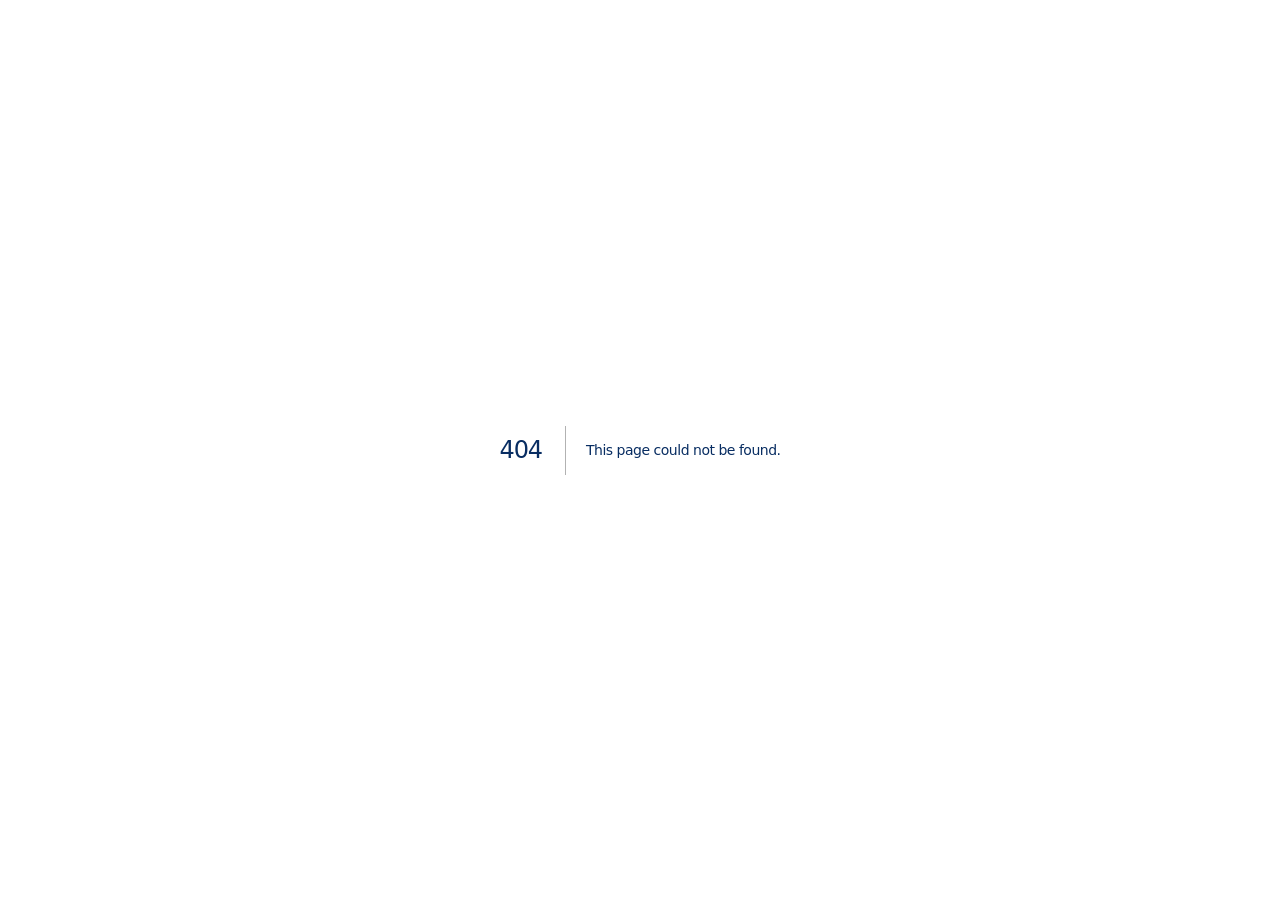
<file: 404/index.html>
<!DOCTYPE html><html lang="ru"><head><meta charSet="utf-8"/><meta name="viewport" content="width=device-width, initial-scale=1"/><link rel="stylesheet" href="/_next/static/chunks/0q03mwoby-0p..css" data-precedence="next"/><link rel="preload" as="script" fetchPriority="low" href="/_next/static/chunks/0ht900cau6_ur.js"/><script src="/_next/static/chunks/0t2z5hkh7v~~b.js" async=""></script><script src="/_next/static/chunks/07lhk_q6pmm3r.js" async=""></script><script src="/_next/static/chunks/turbopack-0cek.dh0dqtgy.js" async=""></script><script src="/_next/static/chunks/0dbhjjzl8qfwv.js" async=""></script><meta name="robots" content="noindex"/><title>404: This page could not be found.</title><title>ВНЖ и иммиграционное сопровождение в Италии | Aqueduct Group</title><meta name="description" content="Иммиграционное сопровождение в Италии для предпринимателей, специалистов и семей: стратегия, документы, переводы и поддержка на всех этапах."/><meta name="codex-preview" content="development"/><meta name="facebook-domain-verification" content="cz3ym15rkh00m2k5d0hv8cjs45vnof"/><script id="meta-pixel">
if(localStorage.getItem('aqueduct-cookie-consent')==='accepted'){
!function(f,b,e,v,n,t,s){if(f.fbq)return;n=f.fbq=function(){n.callMethod?
n.callMethod.apply(n,arguments):n.queue.push(arguments)};if(!f._fbq)f._fbq=n;
n.push=n;n.loaded=!0;n.version='2.0';n.queue=[];t=b.createElement(e);t.async=!0;
t.src=v;s=b.getElementsByTagName(e)[0];s.parentNode.insertBefore(t,s)}
(window,document,'script','https://connect.facebook.net/en_US/fbevents.js');
fbq('init','1347046264078028');fbq('track','PageView');
}</script><script id="yandex-metrika">
if(localStorage.getItem('aqueduct-cookie-consent')==='accepted'){
(function(m,e,t,r,i,k,a){
m[i]=m[i]||function(){(m[i].a=m[i].a||[]).push(arguments)};
m[i].l=1*new Date();
for(var j=0;j<document.scripts.length;j++){if(document.scripts[j].src===r){return;}}
k=e.createElement(t);a=e.getElementsByTagName(t)[0];k.async=1;k.src=r;a.parentNode.insertBefore(k,a);
})(window,document,'script','https://mc.yandex.ru/metrika/tag.js?id=112388441','ym');
ym(112388441,'init',{ssr:true,webvisor:true,clickmap:true,ecommerce:'dataLayer',referrer:document.referrer,url:location.href,accurateTrackBounce:true,trackLinks:true});
}</script><script src="/_next/static/chunks/03~yq9q893hmn.js" noModule=""></script></head><body><div hidden=""><!--$--><!--/$--></div><div style="font-family:system-ui,&quot;Segoe UI&quot;,Roboto,Helvetica,Arial,sans-serif,&quot;Apple Color Emoji&quot;,&quot;Segoe UI Emoji&quot;;height:100vh;text-align:center;display:flex;flex-direction:column;align-items:center;justify-content:center"><div><style>body{color:#000;background:#fff;margin:0}.next-error-h1{border-right:1px solid rgba(0,0,0,.3)}@media (prefers-color-scheme:dark){body{color:#fff;background:#000}.next-error-h1{border-right:1px solid rgba(255,255,255,.3)}}</style><h1 class="next-error-h1" style="display:inline-block;margin:0 20px 0 0;padding:0 23px 0 0;font-size:24px;font-weight:500;vertical-align:top;line-height:49px">404</h1><div style="display:inline-block"><h2 style="font-size:14px;font-weight:400;line-height:49px;margin:0">This page could not be found.</h2></div></div></div><!--$--><!--/$--><script src="/_next/static/chunks/0ht900cau6_ur.js" id="_R_" async=""></script><script>(self.__next_f=self.__next_f||[]).push([0])</script><script>self.__next_f.push([1,"1:\"$Sreact.fragment\"\n2:I[39756,[\"/_next/static/chunks/0dbhjjzl8qfwv.js\"],\"default\"]\n3:I[37457,[\"/_next/static/chunks/0dbhjjzl8qfwv.js\"],\"default\"]\n4:I[97367,[\"/_next/static/chunks/0dbhjjzl8qfwv.js\"],\"OutletBoundary\"]\n5:\"$Sreact.suspense\"\na:I[68027,[\"/_next/static/chunks/0dbhjjzl8qfwv.js\"],\"default\",1]\n:HL[\"/_next/static/chunks/0q03mwoby-0p..css\",\"style\"]\n"])</script><script>self.__next_f.push([1,"0:{\"P\":null,\"c\":[\"\",\"_not-found\",\"\"],\"q\":\"\",\"i\":false,\"f\":[[[\"\",{\"children\":[\"/_not-found\",{\"children\":[\"__PAGE__\",{}]}]},\"$undefined\",\"$undefined\",16],[[\"$\",\"$1\",\"c\",{\"children\":[[[\"$\",\"link\",\"0\",{\"rel\":\"stylesheet\",\"href\":\"/_next/static/chunks/0q03mwoby-0p..css\",\"precedence\":\"next\",\"crossOrigin\":\"$undefined\",\"nonce\":\"$undefined\"}],[\"$\",\"script\",\"script-0\",{\"src\":\"/_next/static/chunks/0dbhjjzl8qfwv.js\",\"async\":true,\"nonce\":\"$undefined\"}]],[\"$\",\"html\",null,{\"lang\":\"ru\",\"children\":[[\"$\",\"head\",null,{\"children\":[[\"$\",\"script\",null,{\"id\":\"meta-pixel\",\"dangerouslySetInnerHTML\":{\"__html\":\"\\nif(localStorage.getItem('aqueduct-cookie-consent')==='accepted'){\\n!function(f,b,e,v,n,t,s){if(f.fbq)return;n=f.fbq=function(){n.callMethod?\\nn.callMethod.apply(n,arguments):n.queue.push(arguments)};if(!f._fbq)f._fbq=n;\\nn.push=n;n.loaded=!0;n.version='2.0';n.queue=[];t=b.createElement(e);t.async=!0;\\nt.src=v;s=b.getElementsByTagName(e)[0];s.parentNode.insertBefore(t,s)}\\n(window,document,'script','https://connect.facebook.net/en_US/fbevents.js');\\nfbq('init','1347046264078028');fbq('track','PageView');\\n}\"}}],[\"$\",\"script\",null,{\"id\":\"yandex-metrika\",\"dangerouslySetInnerHTML\":{\"__html\":\"\\nif(localStorage.getItem('aqueduct-cookie-consent')==='accepted'){\\n(function(m,e,t,r,i,k,a){\\nm[i]=m[i]||function(){(m[i].a=m[i].a||[]).push(arguments)};\\nm[i].l=1*new Date();\\nfor(var j=0;j\u003cdocument.scripts.length;j++){if(document.scripts[j].src===r){return;}}\\nk=e.createElement(t);a=e.getElementsByTagName(t)[0];k.async=1;k.src=r;a.parentNode.insertBefore(k,a);\\n})(window,document,'script','https://mc.yandex.ru/metrika/tag.js?id=112388441','ym');\\nym(112388441,'init',{ssr:true,webvisor:true,clickmap:true,ecommerce:'dataLayer',referrer:document.referrer,url:location.href,accurateTrackBounce:true,trackLinks:true});\\n}\"}}]]}],[\"$\",\"body\",null,{\"children\":[\"$\",\"$L2\",null,{\"parallelRouterKey\":\"children\",\"error\":\"$undefined\",\"errorStyles\":\"$undefined\",\"errorScripts\":\"$undefined\",\"template\":[\"$\",\"$L3\",null,{}],\"templateStyles\":\"$undefined\",\"templateScripts\":\"$undefined\",\"notFound\":[[[\"$\",\"title\",null,{\"children\":\"404: This page could not be found.\"}],[\"$\",\"div\",null,{\"style\":{\"fontFamily\":\"system-ui,\\\"Segoe UI\\\",Roboto,Helvetica,Arial,sans-serif,\\\"Apple Color Emoji\\\",\\\"Segoe UI Emoji\\\"\",\"height\":\"100vh\",\"textAlign\":\"center\",\"display\":\"flex\",\"flexDirection\":\"column\",\"alignItems\":\"center\",\"justifyContent\":\"center\"},\"children\":[\"$\",\"div\",null,{\"children\":[[\"$\",\"style\",null,{\"dangerouslySetInnerHTML\":{\"__html\":\"body{color:#000;background:#fff;margin:0}.next-error-h1{border-right:1px solid rgba(0,0,0,.3)}@media (prefers-color-scheme:dark){body{color:#fff;background:#000}.next-error-h1{border-right:1px solid rgba(255,255,255,.3)}}\"}}],[\"$\",\"h1\",null,{\"className\":\"next-error-h1\",\"style\":{\"display\":\"inline-block\",\"margin\":\"0 20px 0 0\",\"padding\":\"0 23px 0 0\",\"fontSize\":24,\"fontWeight\":500,\"verticalAlign\":\"top\",\"lineHeight\":\"49px\"},\"children\":404}],[\"$\",\"div\",null,{\"style\":{\"display\":\"inline-block\"},\"children\":[\"$\",\"h2\",null,{\"style\":{\"fontSize\":14,\"fontWeight\":400,\"lineHeight\":\"49px\",\"margin\":0},\"children\":\"This page could not be found.\"}]}]]}]}]],[]],\"forbidden\":\"$undefined\",\"unauthorized\":\"$undefined\"}]}]]}]]}],{\"children\":[[\"$\",\"$1\",\"c\",{\"children\":[null,[\"$\",\"$L2\",null,{\"parallelRouterKey\":\"children\",\"error\":\"$undefined\",\"errorStyles\":\"$undefined\",\"errorScripts\":\"$undefined\",\"template\":[\"$\",\"$L3\",null,{}],\"templateStyles\":\"$undefined\",\"templateScripts\":\"$undefined\",\"notFound\":\"$undefined\",\"forbidden\":\"$undefined\",\"unauthorized\":\"$undefined\"}]]}],{\"children\":[[\"$\",\"$1\",\"c\",{\"children\":[[[\"$\",\"title\",null,{\"children\":\"404: This page could not be found.\"}],[\"$\",\"div\",null,{\"style\":\"$0:f:0:1:0:props:children:1:props:children:1:props:children:props:notFound:0:1:props:style\",\"children\":[\"$\",\"div\",null,{\"children\":[[\"$\",\"style\",null,{\"dangerouslySetInnerHTML\":{\"__html\":\"body{color:#000;background:#fff;margin:0}.next-error-h1{border-right:1px solid rgba(0,0,0,.3)}@media (prefers-color-scheme:dark){body{color:#fff;background:#000}.next-error-h1{border-right:1px solid rgba(255,255,255,.3)}}\"}}],[\"$\",\"h1\",null,{\"className\":\"next-error-h1\",\"style\":\"$0:f:0:1:0:props:children:1:props:children:1:props:children:props:notFound:0:1:props:children:props:children:1:props:style\",\"children\":404}],[\"$\",\"div\",null,{\"style\":\"$0:f:0:1:0:props:children:1:props:children:1:props:children:props:notFound:0:1:props:children:props:children:2:props:style\",\"children\":[\"$\",\"h2\",null,{\"style\":\"$0:f:0:1:0:props:children:1:props:children:1:props:children:props:notFound:0:1:props:children:props:children:2:props:children:props:style\",\"children\":\"This page could not be found.\"}]}]]}]}]],null,[\"$\",\"$L4\",null,{\"children\":[\"$\",\"$5\",null,{\"name\":\"Next.MetadataOutlet\",\"children\":\"$@6\"}]}]]}],{},null,false,null]},null,false,\"$@7\"]},null,false,null],[\"$\",\"$1\",\"h\",{\"children\":[[\"$\",\"meta\",null,{\"name\":\"robots\",\"content\":\"noindex\"}],\"$L8\",\"$L9\",null]}],false]],\"m\":\"$undefined\",\"G\":[\"$a\",[\"$Lb\"]],\"S\":true,\"h\":null,\"s\":\"$undefined\",\"l\":\"$undefined\",\"p\":\"$undefined\",\"d\":\"$undefined\",\"b\":\"f8EX0NcoDriMHl08ZJi0y\"}\n"])</script><script>self.__next_f.push([1,"d:I[97367,[\"/_next/static/chunks/0dbhjjzl8qfwv.js\"],\"ViewportBoundary\"]\nf:I[97367,[\"/_next/static/chunks/0dbhjjzl8qfwv.js\"],\"MetadataBoundary\"]\nc:[]\n7:\"$Wc\"\n8:[\"$\",\"$Ld\",null,{\"children\":\"$Le\"}]\n9:[\"$\",\"div\",null,{\"hidden\":true,\"children\":[\"$\",\"$Lf\",null,{\"children\":[\"$\",\"$5\",null,{\"name\":\"Next.Metadata\",\"children\":\"$L10\"}]}]}]\nb:[\"$\",\"link\",\"0\",{\"rel\":\"stylesheet\",\"href\":\"/_next/static/chunks/0q03mwoby-0p..css\",\"precedence\":\"next\",\"crossOrigin\":\"$undefined\",\"nonce\":\"$undefined\"}]\n"])</script><script>self.__next_f.push([1,"e:[[\"$\",\"meta\",\"0\",{\"charSet\":\"utf-8\"}],[\"$\",\"meta\",\"1\",{\"name\":\"viewport\",\"content\":\"width=device-width, initial-scale=1\"}]]\n"])</script><script>self.__next_f.push([1,"6:null\n10:[[\"$\",\"title\",\"0\",{\"children\":\"ВНЖ и иммиграционное сопровождение в Италии | Aqueduct Group\"}],[\"$\",\"meta\",\"1\",{\"name\":\"description\",\"content\":\"Иммиграционное сопровождение в Италии для предпринимателей, специалистов и семей: стратегия, документы, переводы и поддержка на всех этапах.\"}],[\"$\",\"meta\",\"2\",{\"name\":\"codex-preview\",\"content\":\"development\"}],[\"$\",\"meta\",\"3\",{\"name\":\"facebook-domain-verification\",\"content\":\"cz3ym15rkh00m2k5d0hv8cjs45vnof\"}]]\n"])</script></body></html>
</file>
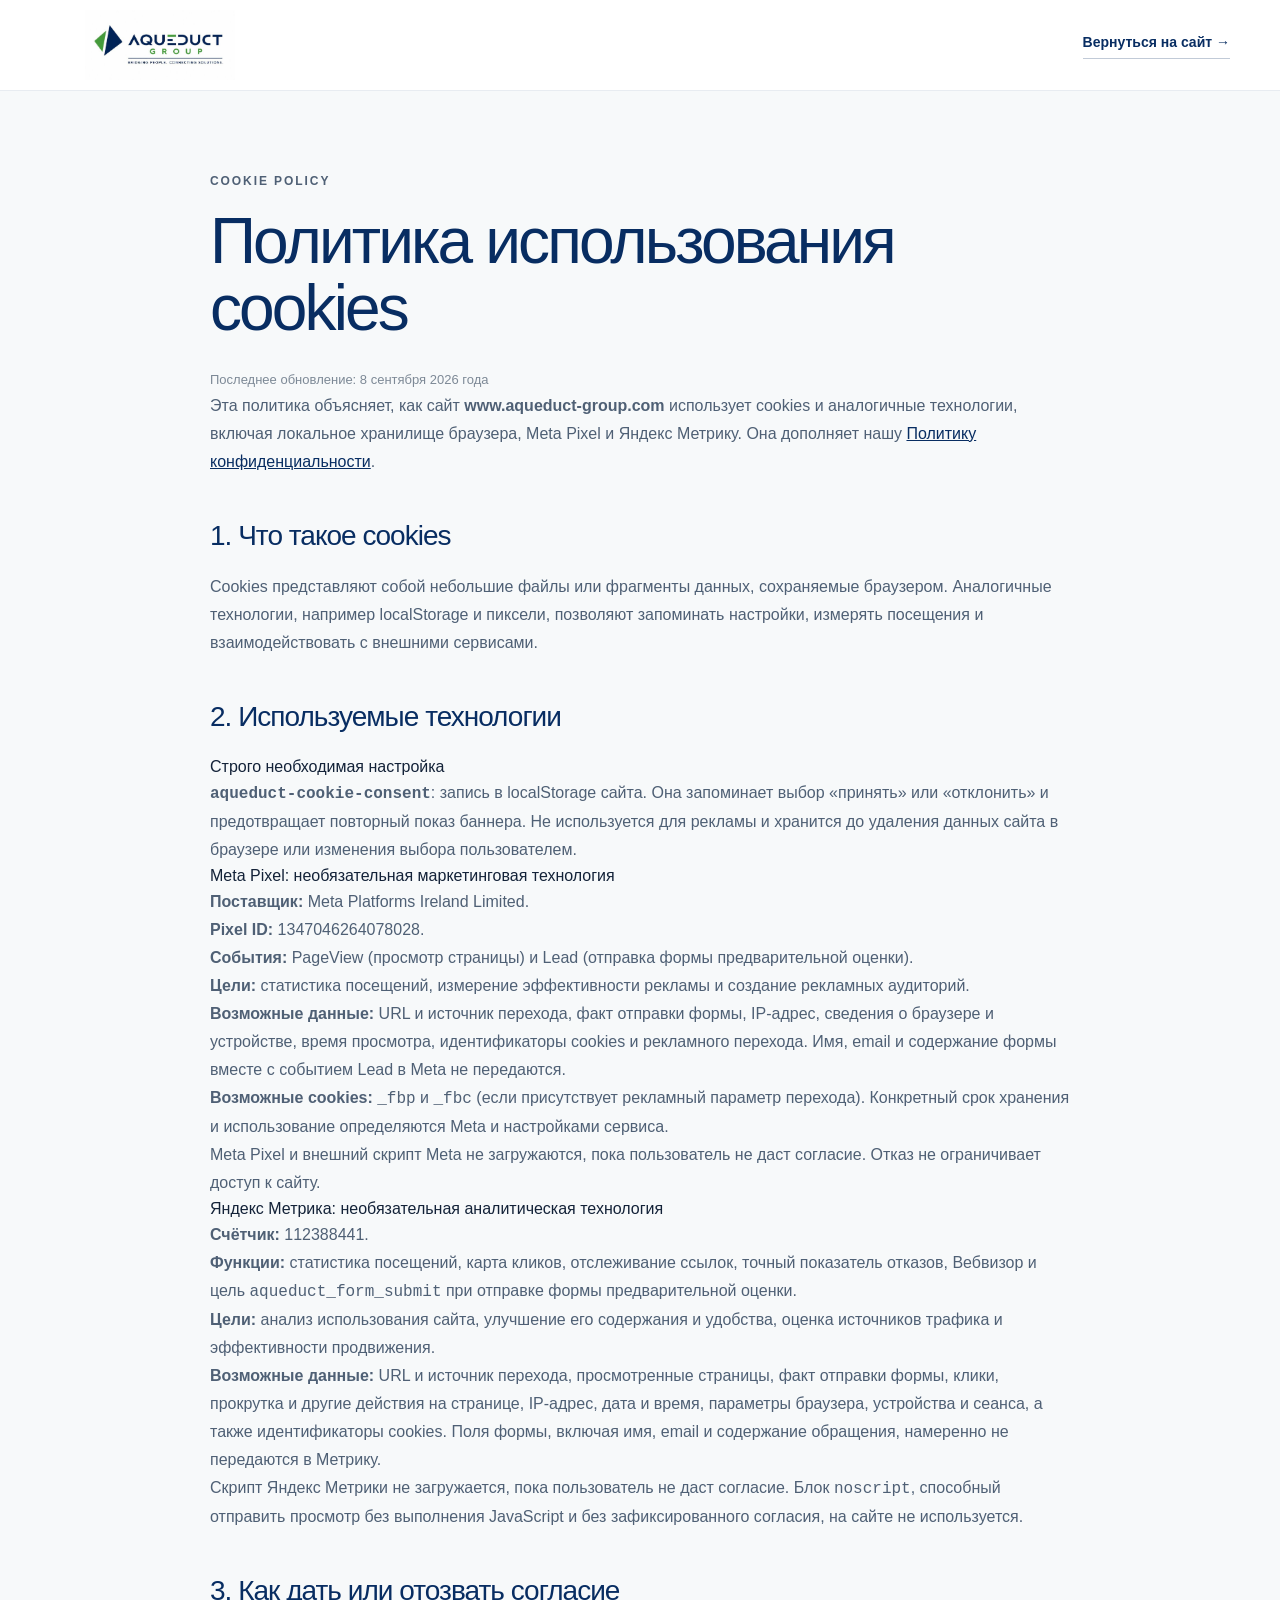
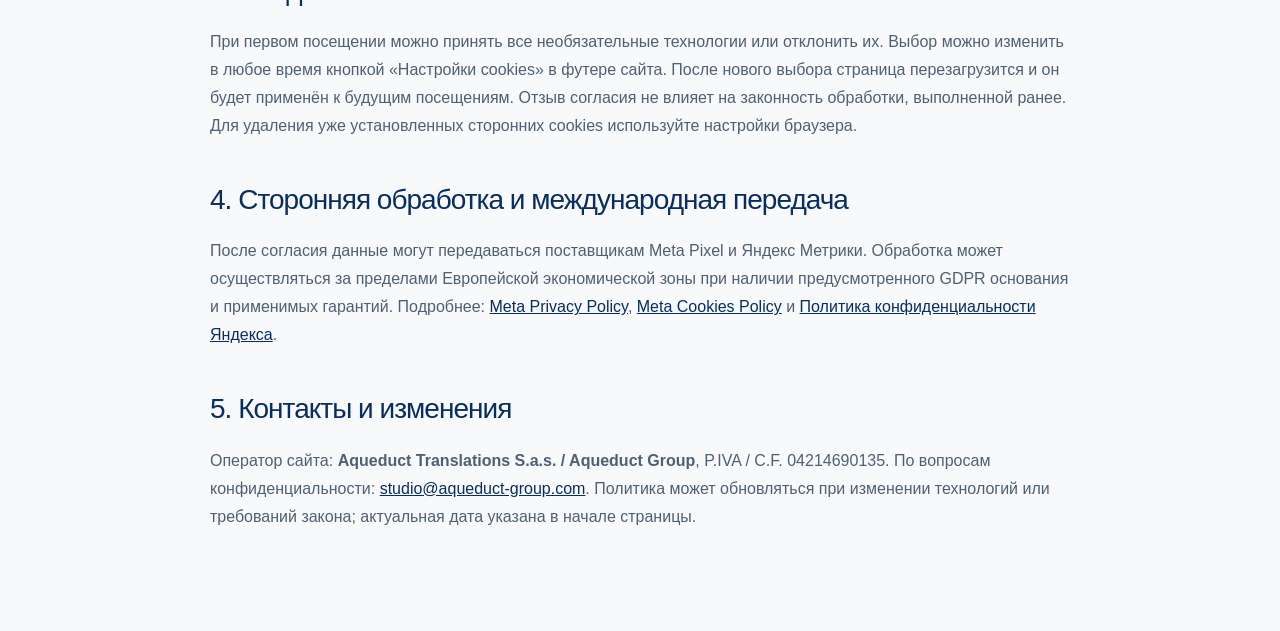
<file: cookie-policy/index.html>
<!DOCTYPE html><html lang="ru"><head><meta charSet="utf-8"/><meta name="viewport" content="width=device-width, initial-scale=1"/><link rel="preload" href="/aqueduct-logo-horizontal.jpg" as="image"/><link rel="stylesheet" href="/_next/static/chunks/0q03mwoby-0p..css" data-precedence="next"/><link rel="preload" as="script" fetchPriority="low" href="/_next/static/chunks/0ht900cau6_ur.js"/><script src="/_next/static/chunks/0t2z5hkh7v~~b.js" async=""></script><script src="/_next/static/chunks/07lhk_q6pmm3r.js" async=""></script><script src="/_next/static/chunks/turbopack-0cek.dh0dqtgy.js" async=""></script><script src="/_next/static/chunks/0dbhjjzl8qfwv.js" async=""></script><title>Cookie Policy | Aqueduct Group</title><meta name="description" content="Информация об использовании cookies, локального хранилища, Meta Pixel и Яндекс Метрики на сайте Aqueduct Group."/><meta name="codex-preview" content="development"/><meta name="facebook-domain-verification" content="cz3ym15rkh00m2k5d0hv8cjs45vnof"/><script id="meta-pixel">
if(localStorage.getItem('aqueduct-cookie-consent')==='accepted'){
!function(f,b,e,v,n,t,s){if(f.fbq)return;n=f.fbq=function(){n.callMethod?
n.callMethod.apply(n,arguments):n.queue.push(arguments)};if(!f._fbq)f._fbq=n;
n.push=n;n.loaded=!0;n.version='2.0';n.queue=[];t=b.createElement(e);t.async=!0;
t.src=v;s=b.getElementsByTagName(e)[0];s.parentNode.insertBefore(t,s)}
(window,document,'script','https://connect.facebook.net/en_US/fbevents.js');
fbq('init','1347046264078028');fbq('track','PageView');
}</script><script id="yandex-metrika">
if(localStorage.getItem('aqueduct-cookie-consent')==='accepted'){
(function(m,e,t,r,i,k,a){
m[i]=m[i]||function(){(m[i].a=m[i].a||[]).push(arguments)};
m[i].l=1*new Date();
for(var j=0;j<document.scripts.length;j++){if(document.scripts[j].src===r){return;}}
k=e.createElement(t);a=e.getElementsByTagName(t)[0];k.async=1;k.src=r;a.parentNode.insertBefore(k,a);
})(window,document,'script','https://mc.yandex.ru/metrika/tag.js?id=112388441','ym');
ym(112388441,'init',{ssr:true,webvisor:true,clickmap:true,ecommerce:'dataLayer',referrer:document.referrer,url:location.href,accurateTrackBounce:true,trackLinks:true});
}</script><script src="/_next/static/chunks/03~yq9q893hmn.js" noModule=""></script></head><body><div hidden=""><!--$--><!--/$--></div><main class="legalPage"><header class="legalHeader"><div class="container"><a href="/"><img src="/aqueduct-logo-horizontal.jpg" alt="Aqueduct Group"/></a><a class="link" href="/">Вернуться на сайт →</a></div></header><article class="container legalContent"><p class="eyebrow">Cookie Policy</p><h1>Политика использования cookies</h1><p class="updated">Последнее обновление: 8 сентября 2026 года</p><p>Эта политика объясняет, как сайт <b>www.aqueduct-group.com</b> использует cookies и аналогичные технологии, включая локальное хранилище браузера, Meta Pixel и Яндекс Метрику. Она дополняет нашу <a href="/privacy-policy">Политику конфиденциальности</a>.</p><h2>1. Что такое cookies</h2><p>Cookies представляют собой небольшие файлы или фрагменты данных, сохраняемые браузером. Аналогичные технологии, например localStorage и пиксели, позволяют запоминать настройки, измерять посещения и взаимодействовать с внешними сервисами.</p><h2>2. Используемые технологии</h2><h3>Строго необходимая настройка</h3><p><b><code>aqueduct-cookie-consent</code></b>: запись в localStorage сайта. Она запоминает выбор «принять» или «отклонить» и предотвращает повторный показ баннера. Не используется для рекламы и хранится до удаления данных сайта в браузере или изменения выбора пользователем.</p><h3>Meta Pixel: необязательная маркетинговая технология</h3><p><b>Поставщик:</b> Meta Platforms Ireland Limited.<br/><b>Pixel ID:</b> 1347046264078028.<br/><b>События:</b> PageView (просмотр страницы) и Lead (отправка формы предварительной оценки).<br/><b>Цели:</b> статистика посещений, измерение эффективности рекламы и создание рекламных аудиторий.<br/><b>Возможные данные:</b> URL и источник перехода, факт отправки формы, IP-адрес, сведения о браузере и устройстве, время просмотра, идентификаторы cookies и рекламного перехода. Имя, email и содержание формы вместе с событием Lead в Meta не передаются.<br/><b>Возможные cookies:</b> <code>_fbp</code> и <code>_fbc</code> (если присутствует рекламный параметр перехода). Конкретный срок хранения и использование определяются Meta и настройками сервиса.</p><p>Meta Pixel и внешний скрипт Meta не загружаются, пока пользователь не даст согласие. Отказ не ограничивает доступ к сайту.</p><h3>Яндекс Метрика: необязательная аналитическая технология</h3><p><b>Счётчик:</b> 112388441.<br/><b>Функции:</b> статистика посещений, карта кликов, отслеживание ссылок, точный показатель отказов, Вебвизор и цель <code>aqueduct_form_submit</code> при отправке формы предварительной оценки.<br/><b>Цели:</b> анализ использования сайта, улучшение его содержания и удобства, оценка источников трафика и эффективности продвижения.<br/><b>Возможные данные:</b> URL и источник перехода, просмотренные страницы, факт отправки формы, клики, прокрутка и другие действия на странице, IP-адрес, дата и время, параметры браузера, устройства и сеанса, а также идентификаторы cookies. Поля формы, включая имя, email и содержание обращения, намеренно не передаются в Метрику.</p><p>Скрипт Яндекс Метрики не загружается, пока пользователь не даст согласие. Блок <code>noscript</code>, способный отправить просмотр без выполнения JavaScript и без зафиксированного согласия, на сайте не используется.</p><h2>3. Как дать или отозвать согласие</h2><p>При первом посещении можно принять все необязательные технологии или отклонить их. Выбор можно изменить в любое время кнопкой «Настройки cookies» в футере сайта. После нового выбора страница перезагрузится и он будет применён к будущим посещениям. Отзыв согласия не влияет на законность обработки, выполненной ранее. Для удаления уже установленных сторонних cookies используйте настройки браузера.</p><h2>4. Сторонняя обработка и международная передача</h2><p>После согласия данные могут передаваться поставщикам Meta Pixel и Яндекс Метрики. Обработка может осуществляться за пределами Европейской экономической зоны при наличии предусмотренного GDPR основания и применимых гарантий. Подробнее: <a href="https://www.facebook.com/privacy/policy/">Meta Privacy Policy</a>, <a href="https://www.facebook.com/privacy/policies/cookies/">Meta Cookies Policy</a> и <a href="https://yandex.com/legal/confidential/">Политика конфиденциальности Яндекса</a>.</p><h2>5. Контакты и изменения</h2><p>Оператор сайта: <b>Aqueduct Translations S.a.s. / Aqueduct Group</b>, P.IVA / C.F. 04214690135. По вопросам конфиденциальности: <a href="mailto:studio@aqueduct-group.com">studio@aqueduct-group.com</a>. Политика может обновляться при изменении технологий или требований закона; актуальная дата указана в начале страницы.</p></article></main><!--$--><!--/$--><script src="/_next/static/chunks/0ht900cau6_ur.js" id="_R_" async=""></script><script>(self.__next_f=self.__next_f||[]).push([0])</script><script>self.__next_f.push([1,"1:\"$Sreact.fragment\"\n2:I[39756,[\"/_next/static/chunks/0dbhjjzl8qfwv.js\"],\"default\"]\n3:I[37457,[\"/_next/static/chunks/0dbhjjzl8qfwv.js\"],\"default\"]\n19:I[68027,[\"/_next/static/chunks/0dbhjjzl8qfwv.js\"],\"default\",1]\n:HL[\"/_next/static/chunks/0q03mwoby-0p..css\",\"style\"]\n:HL[\"/aqueduct-logo-horizontal.jpg\",\"image\"]\n"])</script><script>self.__next_f.push([1,"0:{\"P\":null,\"c\":[\"\",\"cookie-policy\",\"\"],\"q\":\"\",\"i\":false,\"f\":[[[\"\",{\"children\":[\"cookie-policy\",{\"children\":[\"__PAGE__\",{}]}]},\"$undefined\",\"$undefined\",16],[[\"$\",\"$1\",\"c\",{\"children\":[[[\"$\",\"link\",\"0\",{\"rel\":\"stylesheet\",\"href\":\"/_next/static/chunks/0q03mwoby-0p..css\",\"precedence\":\"next\",\"crossOrigin\":\"$undefined\",\"nonce\":\"$undefined\"}],[\"$\",\"script\",\"script-0\",{\"src\":\"/_next/static/chunks/0dbhjjzl8qfwv.js\",\"async\":true,\"nonce\":\"$undefined\"}]],[\"$\",\"html\",null,{\"lang\":\"ru\",\"children\":[[\"$\",\"head\",null,{\"children\":[[\"$\",\"script\",null,{\"id\":\"meta-pixel\",\"dangerouslySetInnerHTML\":{\"__html\":\"\\nif(localStorage.getItem('aqueduct-cookie-consent')==='accepted'){\\n!function(f,b,e,v,n,t,s){if(f.fbq)return;n=f.fbq=function(){n.callMethod?\\nn.callMethod.apply(n,arguments):n.queue.push(arguments)};if(!f._fbq)f._fbq=n;\\nn.push=n;n.loaded=!0;n.version='2.0';n.queue=[];t=b.createElement(e);t.async=!0;\\nt.src=v;s=b.getElementsByTagName(e)[0];s.parentNode.insertBefore(t,s)}\\n(window,document,'script','https://connect.facebook.net/en_US/fbevents.js');\\nfbq('init','1347046264078028');fbq('track','PageView');\\n}\"}}],[\"$\",\"script\",null,{\"id\":\"yandex-metrika\",\"dangerouslySetInnerHTML\":{\"__html\":\"\\nif(localStorage.getItem('aqueduct-cookie-consent')==='accepted'){\\n(function(m,e,t,r,i,k,a){\\nm[i]=m[i]||function(){(m[i].a=m[i].a||[]).push(arguments)};\\nm[i].l=1*new Date();\\nfor(var j=0;j\u003cdocument.scripts.length;j++){if(document.scripts[j].src===r){return;}}\\nk=e.createElement(t);a=e.getElementsByTagName(t)[0];k.async=1;k.src=r;a.parentNode.insertBefore(k,a);\\n})(window,document,'script','https://mc.yandex.ru/metrika/tag.js?id=112388441','ym');\\nym(112388441,'init',{ssr:true,webvisor:true,clickmap:true,ecommerce:'dataLayer',referrer:document.referrer,url:location.href,accurateTrackBounce:true,trackLinks:true});\\n}\"}}]]}],[\"$\",\"body\",null,{\"children\":[\"$\",\"$L2\",null,{\"parallelRouterKey\":\"children\",\"error\":\"$undefined\",\"errorStyles\":\"$undefined\",\"errorScripts\":\"$undefined\",\"template\":[\"$\",\"$L3\",null,{}],\"templateStyles\":\"$undefined\",\"templateScripts\":\"$undefined\",\"notFound\":[[[\"$\",\"title\",null,{\"children\":\"404: This page could not be found.\"}],[\"$\",\"div\",null,{\"style\":{\"fontFamily\":\"system-ui,\\\"Segoe UI\\\",Roboto,Helvetica,Arial,sans-serif,\\\"Apple Color Emoji\\\",\\\"Segoe UI Emoji\\\"\",\"height\":\"100vh\",\"textAlign\":\"center\",\"display\":\"flex\",\"flexDirection\":\"column\",\"alignItems\":\"center\",\"justifyContent\":\"center\"},\"children\":[\"$\",\"div\",null,{\"children\":[[\"$\",\"style\",null,{\"dangerouslySetInnerHTML\":{\"__html\":\"body{color:#000;background:#fff;margin:0}.next-error-h1{border-right:1px solid rgba(0,0,0,.3)}@media (prefers-color-scheme:dark){body{color:#fff;background:#000}.next-error-h1{border-right:1px solid rgba(255,255,255,.3)}}\"}}],[\"$\",\"h1\",null,{\"className\":\"next-error-h1\",\"style\":{\"display\":\"inline-block\",\"margin\":\"0 20px 0 0\",\"padding\":\"0 23px 0 0\",\"fontSize\":24,\"fontWeight\":500,\"verticalAlign\":\"top\",\"lineHeight\":\"49px\"},\"children\":404}],[\"$\",\"div\",null,{\"style\":{\"display\":\"inline-block\"},\"children\":[\"$\",\"h2\",null,{\"style\":{\"fontSize\":14,\"fontWeight\":400,\"lineHeight\":\"49px\",\"margin\":0},\"children\":\"This page could not be found.\"}]}]]}]}]],[]],\"forbidden\":\"$undefined\",\"unauthorized\":\"$undefined\"}]}]]}]]}],{\"children\":[[\"$\",\"$1\",\"c\",{\"children\":[null,[\"$\",\"$L2\",null,{\"parallelRouterKey\":\"children\",\"error\":\"$undefined\",\"errorStyles\":\"$undefined\",\"errorScripts\":\"$undefined\",\"template\":[\"$\",\"$L3\",null,{}],\"templateStyles\":\"$undefined\",\"templateScripts\":\"$undefined\",\"notFound\":\"$undefined\",\"forbidden\":\"$undefined\",\"unauthorized\":\"$undefined\"}]]}],{\"children\":[[\"$\",\"$1\",\"c\",{\"children\":[[\"$\",\"main\",null,{\"className\":\"legalPage\",\"children\":[[\"$\",\"header\",null,{\"className\":\"legalHeader\",\"children\":[\"$\",\"div\",null,{\"className\":\"container\",\"children\":[[\"$\",\"a\",null,{\"href\":\"/\",\"children\":[\"$\",\"img\",null,{\"src\":\"/aqueduct-logo-horizontal.jpg\",\"alt\":\"Aqueduct Group\"}]}],[\"$\",\"a\",null,{\"className\":\"link\",\"href\":\"/\",\"children\":\"Вернуться на сайт →\"}]]}]}],[\"$\",\"article\",null,{\"className\":\"container legalContent\",\"children\":[[\"$\",\"p\",null,{\"className\":\"eyebrow\",\"children\":\"Cookie Policy\"}],[\"$\",\"h1\",null,{\"children\":\"Политика использования cookies\"}],[\"$\",\"p\",null,{\"className\":\"updated\",\"children\":\"Последнее обновление: 8 сентября 2026 года\"}],[\"$\",\"p\",null,{\"children\":[\"Эта политика объясняет, как сайт \",[\"$\",\"b\",null,{\"children\":\"www.aqueduct-group.com\"}],\" использует cookies и аналогичные технологии, включая локальное хранилище браузера, Meta Pixel и Яндекс Метрику. Она дополняет нашу \",\"$L4\",\".\"]}],\"$L5\",\"$L6\",\"$L7\",\"$L8\",\"$L9\",\"$La\",\"$Lb\",\"$Lc\",\"$Ld\",\"$Le\",\"$Lf\",\"$L10\",\"$L11\",\"$L12\",\"$L13\",\"$L14\",\"$L15\"]}]]}],null,\"$L16\"]}],{},null,false,null]},null,false,\"$@17\"]},null,false,null],\"$L18\",false]],\"m\":\"$undefined\",\"G\":[\"$19\",[\"$L1a\"]],\"S\":true,\"h\":null,\"s\":\"$undefined\",\"l\":\"$undefined\",\"p\":\"$undefined\",\"d\":\"$undefined\",\"b\":\"f8EX0NcoDriMHl08ZJi0y\"}\n"])</script><script>self.__next_f.push([1,"1b:I[97367,[\"/_next/static/chunks/0dbhjjzl8qfwv.js\"],\"OutletBoundary\"]\n1c:\"$Sreact.suspense\"\n1f:I[97367,[\"/_next/static/chunks/0dbhjjzl8qfwv.js\"],\"ViewportBoundary\"]\n21:I[97367,[\"/_next/static/chunks/0dbhjjzl8qfwv.js\"],\"MetadataBoundary\"]\n4:[\"$\",\"a\",null,{\"href\":\"/privacy-policy\",\"children\":\"Политику конфиденциальности\"}]\n5:[\"$\",\"h2\",null,{\"children\":\"1. Что такое cookies\"}]\n6:[\"$\",\"p\",null,{\"children\":\"Cookies представляют собой небольшие файлы или фрагменты данных, сохраняемые браузером. Аналогичные технологии, например localStorage и пиксели, позволяют запоминать настройки, измерять посещения и взаимодействовать с внешними сервисами.\"}]\n7:[\"$\",\"h2\",null,{\"children\":\"2. Используемые технологии\"}]\n8:[\"$\",\"h3\",null,{\"children\":\"Строго необходимая настройка\"}]\n9:[\"$\",\"p\",null,{\"children\":[[\"$\",\"b\",null,{\"children\":[\"$\",\"code\",null,{\"children\":\"aqueduct-cookie-consent\"}]}],\": запись в localStorage сайта. Она запоминает выбор «принять» или «отклонить» и предотвращает повторный показ баннера. Не используется для рекламы и хранится до удаления данных сайта в браузере или изменения выбора пользователем.\"]}]\na:[\"$\",\"h3\",null,{\"children\":\"Meta Pixel: необязательная маркетинговая технология\"}]\nb:[\"$\",\"p\",null,{\"children\":[[\"$\",\"b\",null,{\"children\":\"Поставщик:\"}],\" Meta Platforms Ireland Limited.\",[\"$\",\"br\",null,{}],[\"$\",\"b\",null,{\"children\":\"Pixel ID:\"}],\" 1347046264078028.\",[\"$\",\"br\",null,{}],[\"$\",\"b\",null,{\"children\":\"События:\"}],\" PageView (просмотр страницы) и Lead (отправка формы предварительной оценки).\",[\"$\",\"br\",null,{}],[\"$\",\"b\",null,{\"children\":\"Цели:\"}],\" статистика посещений, измерение эффективности рекламы и создание рекламных аудиторий.\",[\"$\",\"br\",null,{}],[\"$\",\"b\",null,{\"children\":\"Возможные данные:\"}],\" URL и источник перехода, факт отправки формы, IP-адрес, сведения о браузере и устройстве, время просмотра, идентификаторы cookies и рекламного перехода. Имя, email и содержание формы вместе с событием Lead в Meta не передаются.\",[\"$\",\"br\",null,{}],[\"$\",\"b\",null,{\"children\":\"Возможные cookies:\"}],\" \",[\"$\",\"code\",null,{\"children\":\"_fbp\"}],\" и \",[\"$\",\"code\",null,{\"children\":\"_fbc\"}],\" (если присутствует рекламный параметр перехода). Конкретный срок хранения и использование определяются Meta и настройками сервиса.\"]}]\nc:[\"$\",\"p\",null,{\"children\":\"Meta Pixel и внешний скрипт Meta не загружаются, пока пользователь не даст согласие. Отказ не ограничивает доступ к сайту.\"}]\nd:[\"$\",\"h3\",null,{\"children\":\"Яндекс Метрика: необязательная аналитическая технология\"}]\ne:[\"$\",\"p\",null,{\"children\":[[\"$\",\"b\",null,{\"children\":\"Счётчик:\"}],\" 112388441.\",[\"$\",\"br\",null,{}],[\"$\",\"b\",null,{\"children\":\"Функции:\"}],\" статистика посещений, карта кликов, отслеживание ссылок, точный показатель отказов, Вебвизор и цель \",[\"$\",\"code\",null,{\"children\":\"aqueduct_form_submit\"}],\" при отправке формы предварительной оценки.\",[\"$\",\"br\",null,{}],[\"$\",\"b\",null,{\"children\":\""])</script><script>self.__next_f.push([1,"Цели:\"}],\" анализ использования сайта, улучшение его содержания и удобства, оценка источников трафика и эффективности продвижения.\",[\"$\",\"br\",null,{}],[\"$\",\"b\",null,{\"children\":\"Возможные данные:\"}],\" URL и источник перехода, просмотренные страницы, факт отправки формы, клики, прокрутка и другие действия на странице, IP-адрес, дата и время, параметры браузера, устройства и сеанса, а также идентификаторы cookies. Поля формы, включая имя, email и содержание обращения, намеренно не передаются в Метрику.\"]}]\nf:[\"$\",\"p\",null,{\"children\":[\"Скрипт Яндекс Метрики не загружается, пока пользователь не даст согласие. Блок \",[\"$\",\"code\",null,{\"children\":\"noscript\"}],\", способный отправить просмотр без выполнения JavaScript и без зафиксированного согласия, на сайте не используется.\"]}]\n10:[\"$\",\"h2\",null,{\"children\":\"3. Как дать или отозвать согласие\"}]\n11:[\"$\",\"p\",null,{\"children\":\"При первом посещении можно принять все необязательные технологии или отклонить их. Выбор можно изменить в любое время кнопкой «Настройки cookies» в футере сайта. После нового выбора страница перезагрузится и он будет применён к будущим посещениям. Отзыв согласия не влияет на законность обработки, выполненной ранее. Для удаления уже установленных сторонних cookies используйте настройки браузера.\"}]\n12:[\"$\",\"h2\",null,{\"children\":\"4. Сторонняя обработка и международная передача\"}]\n13:[\"$\",\"p\",null,{\"children\":[\"После согласия данные могут передаваться поставщикам Meta Pixel и Яндекс Метрики. Обработка может осуществляться за пределами Европейской экономической зоны при наличии предусмотренного GDPR основания и применимых гарантий. Подробнее: \",[\"$\",\"a\",null,{\"href\":\"https://www.facebook.com/privacy/policy/\",\"children\":\"Meta Privacy Policy\"}],\", \",[\"$\",\"a\",null,{\"href\":\"https://www.facebook.com/privacy/policies/cookies/\",\"children\":\"Meta Cookies Policy\"}],\" и \",[\"$\",\"a\",null,{\"href\":\"https://yandex.com/legal/confidential/\",\"children\":\"Политика конфиденциальности Яндекса\"}],\".\"]}]\n14:[\"$\",\"h2\",null,{\"children\":\"5. Контакты и изменения\"}]\n15:[\"$\",\"p\",null,{\"children\":[\"Оператор сайта: \",[\"$\",\"b\",null,{\"children\":\"Aqueduct Translations S.a.s. / Aqueduct Group\"}],\", P.IVA / C.F. 04214690135. По вопросам конфиденциальности: \",[\"$\",\"a\",null,{\"href\":\"mailto:studio@aqueduct-group.com\",\"children\":\"studio@aqueduct-group.com\"}],\". Политика может обновляться при изменении технологий или требований закона; актуальная дата указана в начале страницы.\"]}]\n16:[\"$\",\"$L1b\",null,{\"children\":[\"$\",\"$1c\",null,{\"name\":\"Next.MetadataOutlet\",\"children\":\"$@1d\"}]}]\n1e:[]\n17:\"$W1e\"\n18:[\"$\",\"$1\",\"h\",{\"children\":[null,[\"$\",\"$L1f\",null,{\"children\":\"$L20\"}],[\"$\",\"div\",null,{\"hidden\":true,\"children\":[\"$\",\"$L21\",null,{\"children\":[\"$\",\"$1c\",null,{\"name\":\"Next.Metadata\",\"children\":\"$L22\"}]}]}],null]}]\n1a:[\"$\",\"link\",\"0\",{\"rel\":\"stylesheet"])</script><script>self.__next_f.push([1,"\",\"href\":\"/_next/static/chunks/0q03mwoby-0p..css\",\"precedence\":\"next\",\"crossOrigin\":\"$undefined\",\"nonce\":\"$undefined\"}]\n"])</script><script>self.__next_f.push([1,"20:[[\"$\",\"meta\",\"0\",{\"charSet\":\"utf-8\"}],[\"$\",\"meta\",\"1\",{\"name\":\"viewport\",\"content\":\"width=device-width, initial-scale=1\"}]]\n"])</script><script>self.__next_f.push([1,"1d:null\n22:[[\"$\",\"title\",\"0\",{\"children\":\"Cookie Policy | Aqueduct Group\"}],[\"$\",\"meta\",\"1\",{\"name\":\"description\",\"content\":\"Информация об использовании cookies, локального хранилища, Meta Pixel и Яндекс Метрики на сайте Aqueduct Group.\"}],[\"$\",\"meta\",\"2\",{\"name\":\"codex-preview\",\"content\":\"development\"}],[\"$\",\"meta\",\"3\",{\"name\":\"facebook-domain-verification\",\"content\":\"cz3ym15rkh00m2k5d0hv8cjs45vnof\"}]]\n"])</script></body></html>
</file>
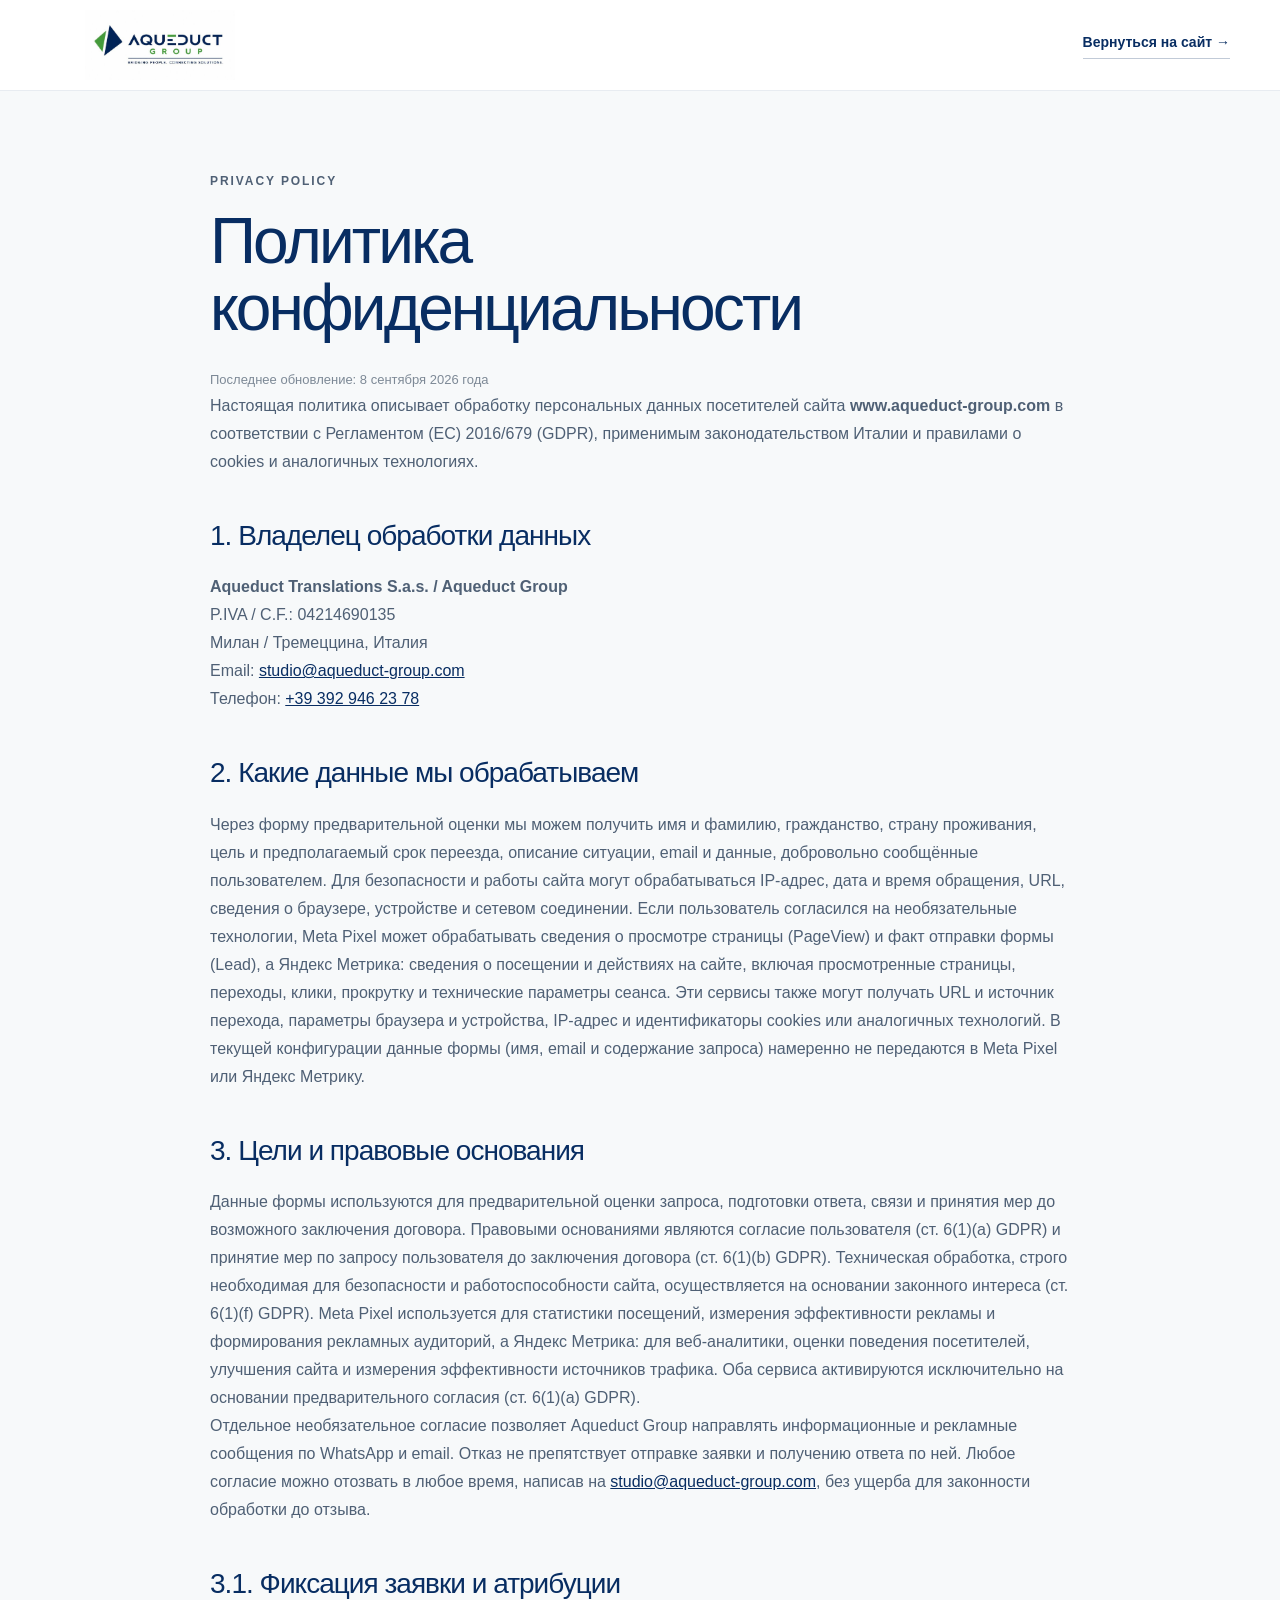
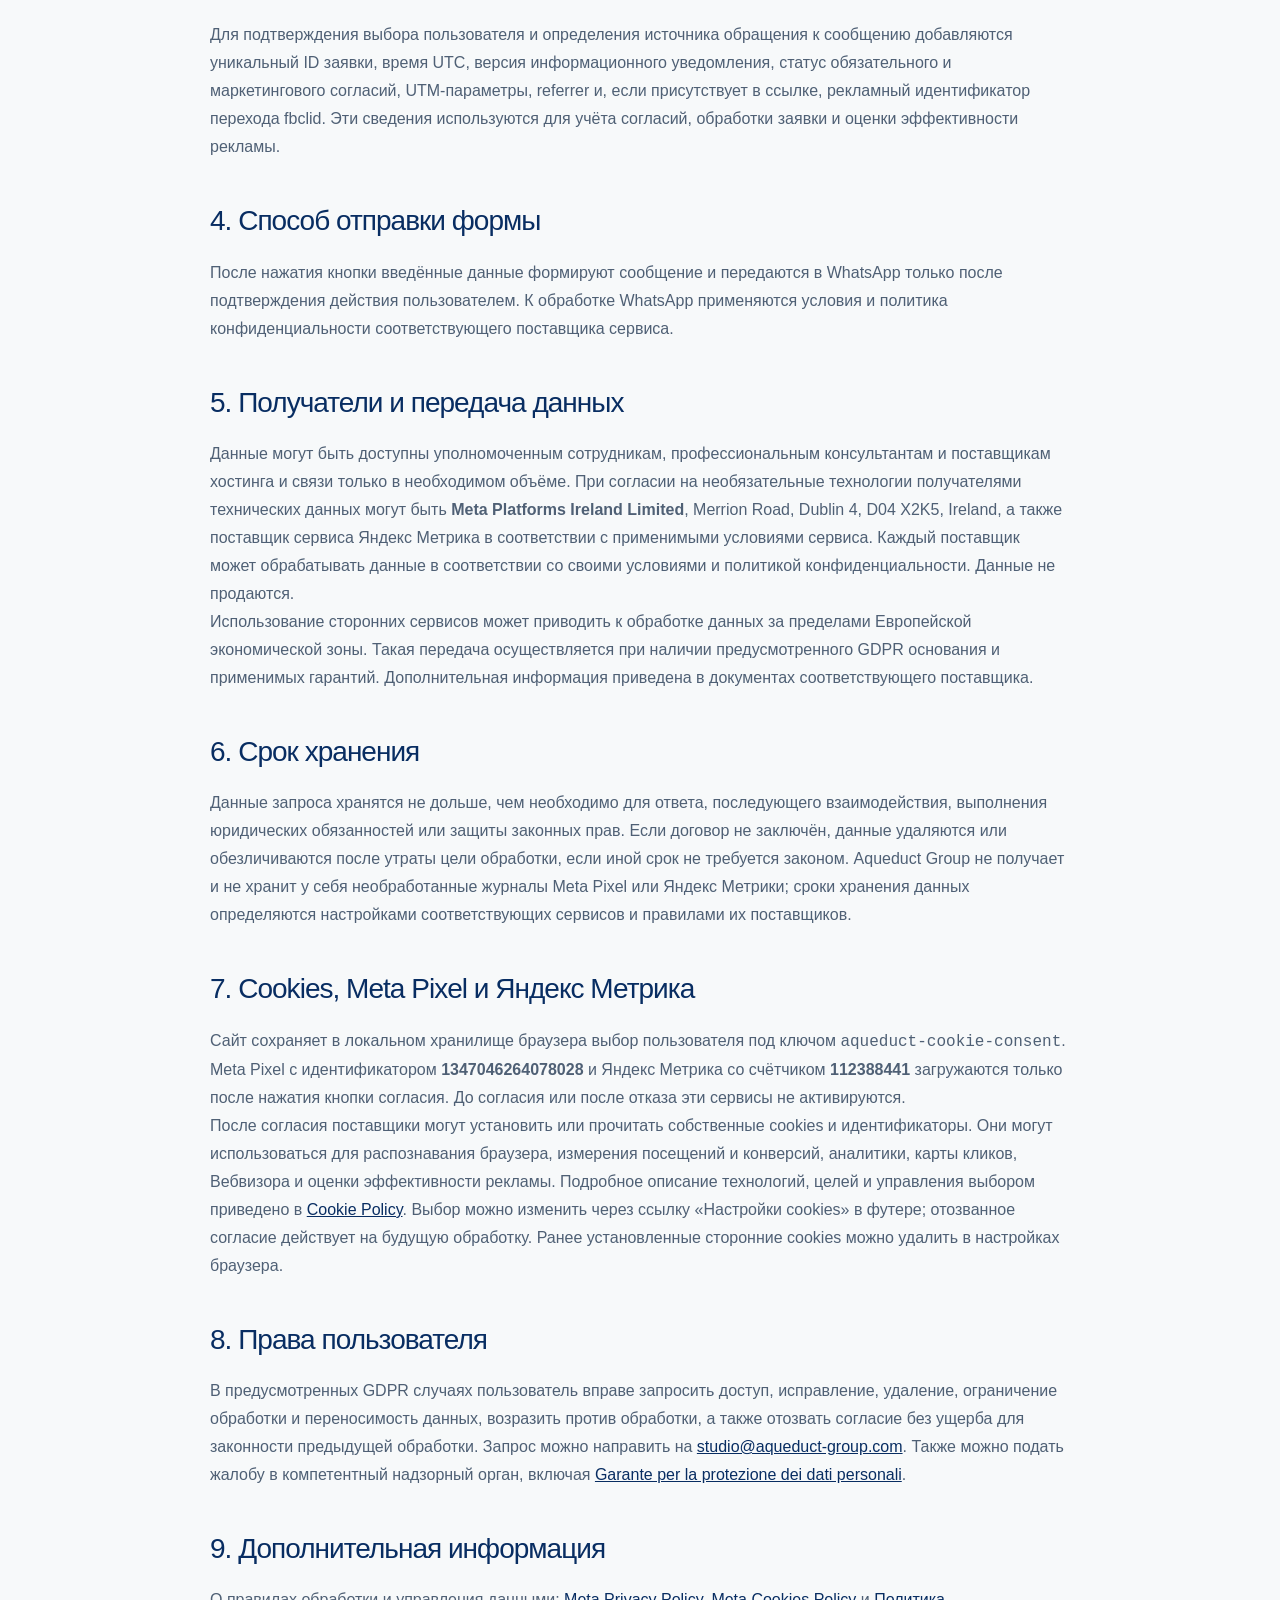
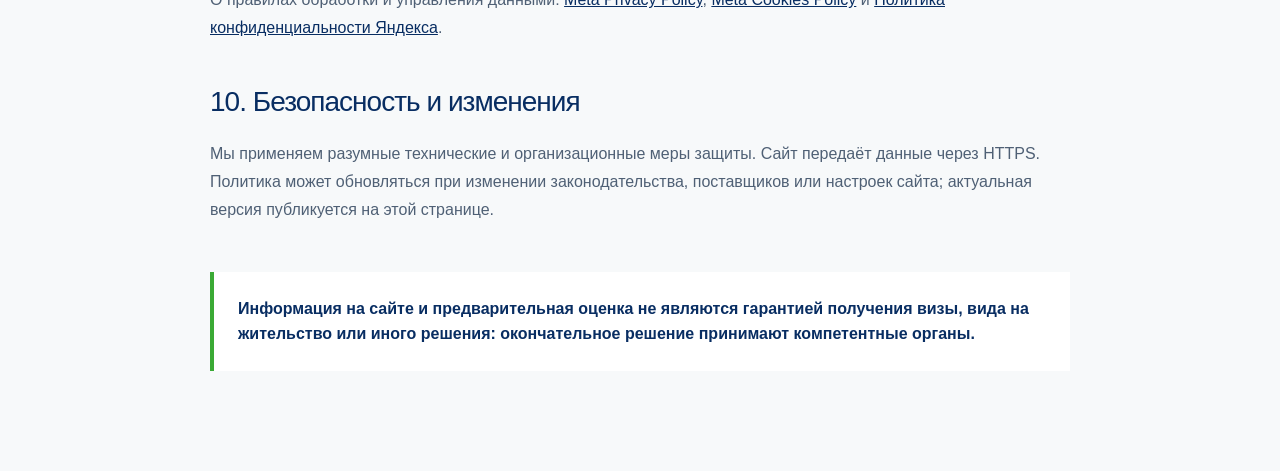
<file: privacy-policy/index.html>
<!DOCTYPE html><html lang="ru"><head><meta charSet="utf-8"/><meta name="viewport" content="width=device-width, initial-scale=1"/><link rel="preload" href="/aqueduct-logo-horizontal.jpg" as="image"/><link rel="stylesheet" href="/_next/static/chunks/0q03mwoby-0p..css" data-precedence="next"/><link rel="preload" as="script" fetchPriority="low" href="/_next/static/chunks/0ht900cau6_ur.js"/><script src="/_next/static/chunks/0t2z5hkh7v~~b.js" async=""></script><script src="/_next/static/chunks/07lhk_q6pmm3r.js" async=""></script><script src="/_next/static/chunks/turbopack-0cek.dh0dqtgy.js" async=""></script><script src="/_next/static/chunks/0dbhjjzl8qfwv.js" async=""></script><title>Privacy Policy | Aqueduct Group</title><meta name="description" content="Информация об обработке персональных данных на сайте Aqueduct Group."/><meta name="codex-preview" content="development"/><meta name="facebook-domain-verification" content="cz3ym15rkh00m2k5d0hv8cjs45vnof"/><script id="meta-pixel">
if(localStorage.getItem('aqueduct-cookie-consent')==='accepted'){
!function(f,b,e,v,n,t,s){if(f.fbq)return;n=f.fbq=function(){n.callMethod?
n.callMethod.apply(n,arguments):n.queue.push(arguments)};if(!f._fbq)f._fbq=n;
n.push=n;n.loaded=!0;n.version='2.0';n.queue=[];t=b.createElement(e);t.async=!0;
t.src=v;s=b.getElementsByTagName(e)[0];s.parentNode.insertBefore(t,s)}
(window,document,'script','https://connect.facebook.net/en_US/fbevents.js');
fbq('init','1347046264078028');fbq('track','PageView');
}</script><script id="yandex-metrika">
if(localStorage.getItem('aqueduct-cookie-consent')==='accepted'){
(function(m,e,t,r,i,k,a){
m[i]=m[i]||function(){(m[i].a=m[i].a||[]).push(arguments)};
m[i].l=1*new Date();
for(var j=0;j<document.scripts.length;j++){if(document.scripts[j].src===r){return;}}
k=e.createElement(t);a=e.getElementsByTagName(t)[0];k.async=1;k.src=r;a.parentNode.insertBefore(k,a);
})(window,document,'script','https://mc.yandex.ru/metrika/tag.js?id=112388441','ym');
ym(112388441,'init',{ssr:true,webvisor:true,clickmap:true,ecommerce:'dataLayer',referrer:document.referrer,url:location.href,accurateTrackBounce:true,trackLinks:true});
}</script><script src="/_next/static/chunks/03~yq9q893hmn.js" noModule=""></script></head><body><div hidden=""><!--$--><!--/$--></div><main class="legalPage"><header class="legalHeader"><div class="container"><a href="/"><img src="/aqueduct-logo-horizontal.jpg" alt="Aqueduct Group"/></a><a class="link" href="/">Вернуться на сайт →</a></div></header><article class="container legalContent"><p class="eyebrow">Privacy Policy</p><h1>Политика конфиденциальности</h1><p class="updated">Последнее обновление: 8 сентября 2026 года</p><p>Настоящая политика описывает обработку персональных данных посетителей сайта <b>www.aqueduct-group.com</b> в соответствии с Регламентом (ЕС) 2016/679 (GDPR), применимым законодательством Италии и правилами о cookies и аналогичных технологиях.</p><h2>1. Владелец обработки данных</h2><p><b>Aqueduct Translations S.a.s. / Aqueduct Group</b><br/>P.IVA / C.F.: 04214690135<br/>Милан / Тремеццина, Италия<br/>Email: <a href="mailto:studio@aqueduct-group.com">studio@aqueduct-group.com</a><br/>Телефон: <a href="tel:+393929462378">+39 392 946 23 78</a></p><h2>2. Какие данные мы обрабатываем</h2><p>Через форму предварительной оценки мы можем получить имя и фамилию, гражданство, страну проживания, цель и предполагаемый срок переезда, описание ситуации, email и данные, добровольно сообщённые пользователем. Для безопасности и работы сайта могут обрабатываться IP-адрес, дата и время обращения, URL, сведения о браузере, устройстве и сетевом соединении. Если пользователь согласился на необязательные технологии, Meta Pixel может обрабатывать сведения о просмотре страницы (PageView) и факт отправки формы (Lead), а Яндекс Метрика: сведения о посещении и действиях на сайте, включая просмотренные страницы, переходы, клики, прокрутку и технические параметры сеанса. Эти сервисы также могут получать URL и источник перехода, параметры браузера и устройства, IP-адрес и идентификаторы cookies или аналогичных технологий. В текущей конфигурации данные формы (имя, email и содержание запроса) намеренно не передаются в Meta Pixel или Яндекс Метрику.</p><h2>3. Цели и правовые основания</h2><p>Данные формы используются для предварительной оценки запроса, подготовки ответа, связи и принятия мер до возможного заключения договора. Правовыми основаниями являются согласие пользователя (ст. 6(1)(a) GDPR) и принятие мер по запросу пользователя до заключения договора (ст. 6(1)(b) GDPR). Техническая обработка, строго необходимая для безопасности и работоспособности сайта, осуществляется на основании законного интереса (ст. 6(1)(f) GDPR). Meta Pixel используется для статистики посещений, измерения эффективности рекламы и формирования рекламных аудиторий, а Яндекс Метрика: для веб-аналитики, оценки поведения посетителей, улучшения сайта и измерения эффективности источников трафика. Оба сервиса активируются исключительно на основании предварительного согласия (ст. 6(1)(a) GDPR).</p><p>Отдельное необязательное согласие позволяет Aqueduct Group направлять информационные и рекламные сообщения по WhatsApp и email. Отказ не препятствует отправке заявки и получению ответа по ней. Любое согласие можно отозвать в любое время, написав на <a href="mailto:studio@aqueduct-group.com">studio@aqueduct-group.com</a>, без ущерба для законности обработки до отзыва.</p><h2>3.1. Фиксация заявки и атрибуции</h2><p>Для подтверждения выбора пользователя и определения источника обращения к сообщению добавляются уникальный ID заявки, время UTC, версия информационного уведомления, статус обязательного и маркетингового согласий, UTM-параметры, referrer и, если присутствует в ссылке, рекламный идентификатор перехода fbclid. Эти сведения используются для учёта согласий, обработки заявки и оценки эффективности рекламы.</p><h2>4. Способ отправки формы</h2><p>После нажатия кнопки введённые данные формируют сообщение и передаются в WhatsApp только после подтверждения действия пользователем. К обработке WhatsApp применяются условия и политика конфиденциальности соответствующего поставщика сервиса.</p><h2>5. Получатели и передача данных</h2><p>Данные могут быть доступны уполномоченным сотрудникам, профессиональным консультантам и поставщикам хостинга и связи только в необходимом объёме. При согласии на необязательные технологии получателями технических данных могут быть <b>Meta Platforms Ireland Limited</b>, Merrion Road, Dublin 4, D04 X2K5, Ireland, а также поставщик сервиса Яндекс Метрика в соответствии с применимыми условиями сервиса. Каждый поставщик может обрабатывать данные в соответствии со своими условиями и политикой конфиденциальности. Данные не продаются.</p><p>Использование сторонних сервисов может приводить к обработке данных за пределами Европейской экономической зоны. Такая передача осуществляется при наличии предусмотренного GDPR основания и применимых гарантий. Дополнительная информация приведена в документах соответствующего поставщика.</p><h2>6. Срок хранения</h2><p>Данные запроса хранятся не дольше, чем необходимо для ответа, последующего взаимодействия, выполнения юридических обязанностей или защиты законных прав. Если договор не заключён, данные удаляются или обезличиваются после утраты цели обработки, если иной срок не требуется законом. Aqueduct Group не получает и не хранит у себя необработанные журналы Meta Pixel или Яндекс Метрики; сроки хранения данных определяются настройками соответствующих сервисов и правилами их поставщиков.</p><h2>7. Cookies, Meta Pixel и Яндекс Метрика</h2><p>Сайт сохраняет в локальном хранилище браузера выбор пользователя под ключом <code>aqueduct-cookie-consent</code>. Meta Pixel с идентификатором <b>1347046264078028</b> и Яндекс Метрика со счётчиком <b>112388441</b> загружаются только после нажатия кнопки согласия. До согласия или после отказа эти сервисы не активируются.</p><p>После согласия поставщики могут установить или прочитать собственные cookies и идентификаторы. Они могут использоваться для распознавания браузера, измерения посещений и конверсий, аналитики, карты кликов, Вебвизора и оценки эффективности рекламы. Подробное описание технологий, целей и управления выбором приведено в <a href="/cookie-policy">Cookie Policy</a>. Выбор можно изменить через ссылку «Настройки cookies» в футере; отозванное согласие действует на будущую обработку. Ранее установленные сторонние cookies можно удалить в настройках браузера.</p><h2>8. Права пользователя</h2><p>В предусмотренных GDPR случаях пользователь вправе запросить доступ, исправление, удаление, ограничение обработки и переносимость данных, возразить против обработки, а также отозвать согласие без ущерба для законности предыдущей обработки. Запрос можно направить на <a href="mailto:studio@aqueduct-group.com">studio@aqueduct-group.com</a>. Также можно подать жалобу в компетентный надзорный орган, включая <a href="https://www.garanteprivacy.it/">Garante per la protezione dei dati personali</a>.</p><h2>9. Дополнительная информация</h2><p>О правилах обработки и управления данными: <a href="https://www.facebook.com/privacy/policy/">Meta Privacy Policy</a>, <a href="https://www.facebook.com/privacy/policies/cookies/">Meta Cookies Policy</a> и <a href="https://yandex.com/legal/confidential/">Политика конфиденциальности Яндекса</a>.</p><h2>10. Безопасность и изменения</h2><p>Мы применяем разумные технические и организационные меры защиты. Сайт передаёт данные через HTTPS. Политика может обновляться при изменении законодательства, поставщиков или настроек сайта; актуальная версия публикуется на этой странице.</p><div class="legalNote">Информация на сайте и предварительная оценка не являются гарантией получения визы, вида на жительство или иного решения: окончательное решение принимают компетентные органы.</div></article></main><!--$--><!--/$--><script src="/_next/static/chunks/0ht900cau6_ur.js" id="_R_" async=""></script><script>(self.__next_f=self.__next_f||[]).push([0])</script><script>self.__next_f.push([1,"1:\"$Sreact.fragment\"\n2:I[39756,[\"/_next/static/chunks/0dbhjjzl8qfwv.js\"],\"default\"]\n3:I[37457,[\"/_next/static/chunks/0dbhjjzl8qfwv.js\"],\"default\"]\n21:I[68027,[\"/_next/static/chunks/0dbhjjzl8qfwv.js\"],\"default\",1]\n:HL[\"/_next/static/chunks/0q03mwoby-0p..css\",\"style\"]\n:HL[\"/aqueduct-logo-horizontal.jpg\",\"image\"]\n"])</script><script>self.__next_f.push([1,"0:{\"P\":null,\"c\":[\"\",\"privacy-policy\",\"\"],\"q\":\"\",\"i\":false,\"f\":[[[\"\",{\"children\":[\"privacy-policy\",{\"children\":[\"__PAGE__\",{}]}]},\"$undefined\",\"$undefined\",16],[[\"$\",\"$1\",\"c\",{\"children\":[[[\"$\",\"link\",\"0\",{\"rel\":\"stylesheet\",\"href\":\"/_next/static/chunks/0q03mwoby-0p..css\",\"precedence\":\"next\",\"crossOrigin\":\"$undefined\",\"nonce\":\"$undefined\"}],[\"$\",\"script\",\"script-0\",{\"src\":\"/_next/static/chunks/0dbhjjzl8qfwv.js\",\"async\":true,\"nonce\":\"$undefined\"}]],[\"$\",\"html\",null,{\"lang\":\"ru\",\"children\":[[\"$\",\"head\",null,{\"children\":[[\"$\",\"script\",null,{\"id\":\"meta-pixel\",\"dangerouslySetInnerHTML\":{\"__html\":\"\\nif(localStorage.getItem('aqueduct-cookie-consent')==='accepted'){\\n!function(f,b,e,v,n,t,s){if(f.fbq)return;n=f.fbq=function(){n.callMethod?\\nn.callMethod.apply(n,arguments):n.queue.push(arguments)};if(!f._fbq)f._fbq=n;\\nn.push=n;n.loaded=!0;n.version='2.0';n.queue=[];t=b.createElement(e);t.async=!0;\\nt.src=v;s=b.getElementsByTagName(e)[0];s.parentNode.insertBefore(t,s)}\\n(window,document,'script','https://connect.facebook.net/en_US/fbevents.js');\\nfbq('init','1347046264078028');fbq('track','PageView');\\n}\"}}],[\"$\",\"script\",null,{\"id\":\"yandex-metrika\",\"dangerouslySetInnerHTML\":{\"__html\":\"\\nif(localStorage.getItem('aqueduct-cookie-consent')==='accepted'){\\n(function(m,e,t,r,i,k,a){\\nm[i]=m[i]||function(){(m[i].a=m[i].a||[]).push(arguments)};\\nm[i].l=1*new Date();\\nfor(var j=0;j\u003cdocument.scripts.length;j++){if(document.scripts[j].src===r){return;}}\\nk=e.createElement(t);a=e.getElementsByTagName(t)[0];k.async=1;k.src=r;a.parentNode.insertBefore(k,a);\\n})(window,document,'script','https://mc.yandex.ru/metrika/tag.js?id=112388441','ym');\\nym(112388441,'init',{ssr:true,webvisor:true,clickmap:true,ecommerce:'dataLayer',referrer:document.referrer,url:location.href,accurateTrackBounce:true,trackLinks:true});\\n}\"}}]]}],[\"$\",\"body\",null,{\"children\":[\"$\",\"$L2\",null,{\"parallelRouterKey\":\"children\",\"error\":\"$undefined\",\"errorStyles\":\"$undefined\",\"errorScripts\":\"$undefined\",\"template\":[\"$\",\"$L3\",null,{}],\"templateStyles\":\"$undefined\",\"templateScripts\":\"$undefined\",\"notFound\":[[[\"$\",\"title\",null,{\"children\":\"404: This page could not be found.\"}],[\"$\",\"div\",null,{\"style\":{\"fontFamily\":\"system-ui,\\\"Segoe UI\\\",Roboto,Helvetica,Arial,sans-serif,\\\"Apple Color Emoji\\\",\\\"Segoe UI Emoji\\\"\",\"height\":\"100vh\",\"textAlign\":\"center\",\"display\":\"flex\",\"flexDirection\":\"column\",\"alignItems\":\"center\",\"justifyContent\":\"center\"},\"children\":[\"$\",\"div\",null,{\"children\":[[\"$\",\"style\",null,{\"dangerouslySetInnerHTML\":{\"__html\":\"body{color:#000;background:#fff;margin:0}.next-error-h1{border-right:1px solid rgba(0,0,0,.3)}@media (prefers-color-scheme:dark){body{color:#fff;background:#000}.next-error-h1{border-right:1px solid rgba(255,255,255,.3)}}\"}}],[\"$\",\"h1\",null,{\"className\":\"next-error-h1\",\"style\":{\"display\":\"inline-block\",\"margin\":\"0 20px 0 0\",\"padding\":\"0 23px 0 0\",\"fontSize\":24,\"fontWeight\":500,\"verticalAlign\":\"top\",\"lineHeight\":\"49px\"},\"children\":404}],[\"$\",\"div\",null,{\"style\":{\"display\":\"inline-block\"},\"children\":[\"$\",\"h2\",null,{\"style\":{\"fontSize\":14,\"fontWeight\":400,\"lineHeight\":\"49px\",\"margin\":0},\"children\":\"This page could not be found.\"}]}]]}]}]],[]],\"forbidden\":\"$undefined\",\"unauthorized\":\"$undefined\"}]}]]}]]}],{\"children\":[[\"$\",\"$1\",\"c\",{\"children\":[null,[\"$\",\"$L2\",null,{\"parallelRouterKey\":\"children\",\"error\":\"$undefined\",\"errorStyles\":\"$undefined\",\"errorScripts\":\"$undefined\",\"template\":[\"$\",\"$L3\",null,{}],\"templateStyles\":\"$undefined\",\"templateScripts\":\"$undefined\",\"notFound\":\"$undefined\",\"forbidden\":\"$undefined\",\"unauthorized\":\"$undefined\"}]]}],{\"children\":[[\"$\",\"$1\",\"c\",{\"children\":[[\"$\",\"main\",null,{\"className\":\"legalPage\",\"children\":[[\"$\",\"header\",null,{\"className\":\"legalHeader\",\"children\":[\"$\",\"div\",null,{\"className\":\"container\",\"children\":[[\"$\",\"a\",null,{\"href\":\"/\",\"children\":[\"$\",\"img\",null,{\"src\":\"/aqueduct-logo-horizontal.jpg\",\"alt\":\"Aqueduct Group\"}]}],[\"$\",\"a\",null,{\"className\":\"link\",\"href\":\"/\",\"children\":\"Вернуться на сайт →\"}]]}]}],[\"$\",\"article\",null,{\"className\":\"container legalContent\",\"children\":[[\"$\",\"p\",null,{\"className\":\"eyebrow\",\"children\":\"Privacy Policy\"}],[\"$\",\"h1\",null,{\"children\":\"Политика конфиденциальности\"}],[\"$\",\"p\",null,{\"className\":\"updated\",\"children\":\"Последнее обновление: 8 сентября 2026 года\"}],[\"$\",\"p\",null,{\"children\":[\"Настоящая политика описывает обработку персональных данных посетителей сайта \",[\"$\",\"b\",null,{\"children\":\"www.aqueduct-group.com\"}],\" в соответствии с Регламентом (ЕС) 2016/679 (GDPR), применимым законодательством Италии и правилами о cookies и аналогичных технологиях.\"]}],\"$L4\",\"$L5\",\"$L6\",\"$L7\",\"$L8\",\"$L9\",\"$La\",\"$Lb\",\"$Lc\",\"$Ld\",\"$Le\",\"$Lf\",\"$L10\",\"$L11\",\"$L12\",\"$L13\",\"$L14\",\"$L15\",\"$L16\",\"$L17\",\"$L18\",\"$L19\",\"$L1a\",\"$L1b\",\"$L1c\",\"$L1d\"]}]]}],null,\"$L1e\"]}],{},null,false,null]},null,false,\"$@1f\"]},null,false,null],\"$L20\",false]],\"m\":\"$undefined\",\"G\":[\"$21\",[\"$L22\"]],\"S\":true,\"h\":null,\"s\":\"$undefined\",\"l\":\"$undefined\",\"p\":\"$undefined\",\"d\":\"$undefined\",\"b\":\"f8EX0NcoDriMHl08ZJi0y\"}\n"])</script><script>self.__next_f.push([1,"23:I[97367,[\"/_next/static/chunks/0dbhjjzl8qfwv.js\"],\"OutletBoundary\"]\n24:\"$Sreact.suspense\"\n27:I[97367,[\"/_next/static/chunks/0dbhjjzl8qfwv.js\"],\"ViewportBoundary\"]\n29:I[97367,[\"/_next/static/chunks/0dbhjjzl8qfwv.js\"],\"MetadataBoundary\"]\n4:[\"$\",\"h2\",null,{\"children\":\"1. Владелец обработки данных\"}]\n5:[\"$\",\"p\",null,{\"children\":[[\"$\",\"b\",null,{\"children\":\"Aqueduct Translations S.a.s. / Aqueduct Group\"}],[\"$\",\"br\",null,{}],\"P.IVA / C.F.: 04214690135\",[\"$\",\"br\",null,{}],\"Милан / Тремеццина, Италия\",[\"$\",\"br\",null,{}],\"Email: \",[\"$\",\"a\",null,{\"href\":\"mailto:studio@aqueduct-group.com\",\"children\":\"studio@aqueduct-group.com\"}],[\"$\",\"br\",null,{}],\"Телефон: \",[\"$\",\"a\",null,{\"href\":\"tel:+393929462378\",\"children\":\"+39 392 946 23 78\"}]]}]\n6:[\"$\",\"h2\",null,{\"children\":\"2. Какие данные мы обрабатываем\"}]\n7:[\"$\",\"p\",null,{\"children\":\"Через форму предварительной оценки мы можем получить имя и фамилию, гражданство, страну проживания, цель и предполагаемый срок переезда, описание ситуации, email и данные, добровольно сообщённые пользователем. Для безопасности и работы сайта могут обрабатываться IP-адрес, дата и время обращения, URL, сведения о браузере, устройстве и сетевом соединении. Если пользователь согласился на необязательные технологии, Meta Pixel может обрабатывать сведения о просмотре страницы (PageView) и факт отправки формы (Lead), а Яндекс Метрика: сведения о посещении и действиях на сайте, включая просмотренные страницы, переходы, клики, прокрутку и технические параметры сеанса. Эти сервисы также могут получать URL и источник перехода, параметры браузера и устройства, IP-адрес и идентификаторы cookies или аналогичных технологий. В текущей конфигурации данные формы (имя, email и содержание запроса) намеренно не передаются в Meta Pixel или Яндекс Метрику.\"}]\n8:[\"$\",\"h2\",null,{\"children\":\"3. Цели и правовые основания\"}]\n9:[\"$\",\"p\",null,{\"children\":\"Данные формы используются для предварительной оценки запроса, подготовки ответа, связи и принятия мер до возможного заключения договора. Правовыми основаниями являются согласие пользователя (ст. 6(1)(a) GDPR) и принятие мер по запросу пользователя до заключения договора (ст. 6(1)(b) GDPR). Техническая обработка, строго необходимая для безопасности и работоспособности сайта, осуществляется на основании законного интереса (ст. 6(1)(f) GDPR). Meta Pixel используется для статистики посещений, измерения эффективности рекламы и формирования рекламных аудиторий, а Яндекс Метрика: для веб-аналитики, оценки поведения посетителей, улучшения сайта и измерения эффективности источников трафика. Оба сервиса активируются исключительно на основании предварительного согласия (ст. 6("])</script><script>self.__next_f.push([1,"1)(a) GDPR).\"}]\na:[\"$\",\"p\",null,{\"children\":[\"Отдельное необязательное согласие позволяет Aqueduct Group направлять информационные и рекламные сообщения по WhatsApp и email. Отказ не препятствует отправке заявки и получению ответа по ней. Любое согласие можно отозвать в любое время, написав на \",[\"$\",\"a\",null,{\"href\":\"mailto:studio@aqueduct-group.com\",\"children\":\"studio@aqueduct-group.com\"}],\", без ущерба для законности обработки до отзыва.\"]}]\nb:[\"$\",\"h2\",null,{\"children\":\"3.1. Фиксация заявки и атрибуции\"}]\nc:[\"$\",\"p\",null,{\"children\":\"Для подтверждения выбора пользователя и определения источника обращения к сообщению добавляются уникальный ID заявки, время UTC, версия информационного уведомления, статус обязательного и маркетингового согласий, UTM-параметры, referrer и, если присутствует в ссылке, рекламный идентификатор перехода fbclid. Эти сведения используются для учёта согласий, обработки заявки и оценки эффективности рекламы.\"}]\nd:[\"$\",\"h2\",null,{\"children\":\"4. Способ отправки формы\"}]\ne:[\"$\",\"p\",null,{\"children\":\"После нажатия кнопки введённые данные формируют сообщение и передаются в WhatsApp только после подтверждения действия пользователем. К обработке WhatsApp применяются условия и политика конфиденциальности соответствующего поставщика сервиса.\"}]\nf:[\"$\",\"h2\",null,{\"children\":\"5. Получатели и передача данных\"}]\n10:[\"$\",\"p\",null,{\"children\":[\"Данные могут быть доступны уполномоченным сотрудникам, профессиональным консультантам и поставщикам хостинга и связи только в необходимом объёме. При согласии на необязательные технологии получателями технических данных могут быть \",[\"$\",\"b\",null,{\"children\":\"Meta Platforms Ireland Limited\"}],\", Merrion Road, Dublin 4, D04 X2K5, Ireland, а также поставщик сервиса Яндекс Метрика в соответствии с применимыми условиями сервиса. Каждый поставщик может обрабатывать данные в соответствии со своими условиями и политикой конфиденциальности. Данные не продаются.\"]}]\n11:[\"$\",\"p\",null,{\"children\":\"Использование сторонних сервисов может приводить к обработке данных за пределами Европейской экономической зоны. Такая передача осуществляется при наличии предусмотренного GDPR основания и применимых гарантий. Дополнительная информация приведена в документах соответствующего поставщика.\"}]\n12:[\"$\",\"h2\",null,{\"children\":\"6. Срок хранения\"}]\n13:[\"$\",\"p\",null,{\"children\":\"Данные запроса хранятся не дольше, чем необходимо для ответа, последующего взаимодействия, выполнения юридических обязанностей или защиты законных прав. Е"])</script><script>self.__next_f.push([1,"сли договор не заключён, данные удаляются или обезличиваются после утраты цели обработки, если иной срок не требуется законом. Aqueduct Group не получает и не хранит у себя необработанные журналы Meta Pixel или Яндекс Метрики; сроки хранения данных определяются настройками соответствующих сервисов и правилами их поставщиков.\"}]\n14:[\"$\",\"h2\",null,{\"children\":\"7. Cookies, Meta Pixel и Яндекс Метрика\"}]\n15:[\"$\",\"p\",null,{\"children\":[\"Сайт сохраняет в локальном хранилище браузера выбор пользователя под ключом \",[\"$\",\"code\",null,{\"children\":\"aqueduct-cookie-consent\"}],\". Meta Pixel с идентификатором \",[\"$\",\"b\",null,{\"children\":\"1347046264078028\"}],\" и Яндекс Метрика со счётчиком \",[\"$\",\"b\",null,{\"children\":\"112388441\"}],\" загружаются только после нажатия кнопки согласия. До согласия или после отказа эти сервисы не активируются.\"]}]\n16:[\"$\",\"p\",null,{\"children\":[\"После согласия поставщики могут установить или прочитать собственные cookies и идентификаторы. Они могут использоваться для распознавания браузера, измерения посещений и конверсий, аналитики, карты кликов, Вебвизора и оценки эффективности рекламы. Подробное описание технологий, целей и управления выбором приведено в \",[\"$\",\"a\",null,{\"href\":\"/cookie-policy\",\"children\":\"Cookie Policy\"}],\". Выбор можно изменить через ссылку «Настройки cookies» в футере; отозванное согласие действует на будущую обработку. Ранее установленные сторонние cookies можно удалить в настройках браузера.\"]}]\n17:[\"$\",\"h2\",null,{\"children\":\"8. Права пользователя\"}]\n18:[\"$\",\"p\",null,{\"children\":[\"В предусмотренных GDPR случаях пользователь вправе запросить доступ, исправление, удаление, ограничение обработки и переносимость данных, возразить против обработки, а также отозвать согласие без ущерба для законности предыдущей обработки. Запрос можно направить на \",[\"$\",\"a\",null,{\"href\":\"mailto:studio@aqueduct-group.com\",\"children\":\"studio@aqueduct-group.com\"}],\". Также можно подать жалобу в компетентный надзорный орган, включая \",[\"$\",\"a\",null,{\"href\":\"https://www.garanteprivacy.it/\",\"children\":\"Garante per la protezione dei dati personali\"}],\".\"]}]\n19:[\"$\",\"h2\",null,{\"children\":\"9. Дополнительная информация\"}]\n1a:[\"$\",\"p\",null,{\"children\":[\"О правилах обработки и управления данными: \",[\"$\",\"a\",null,{\"href\":\"https://www.facebook.com/privacy/policy/\",\"children\":\"Meta Privacy Policy\"}],\", \",[\"$\",\"a\",null,{\"href\":\"https://www.facebook.com/privacy/policies/cookies/\",\"children\":\"Meta Cookies Policy\"}],\" и \",[\"$\",\"a\",null,{\"href\":\"https://yandex.com/legal/confidential/\",\"children\":\"Политика конфиденциальности Яндекса\"}],\".\"]}]\n1b:[\"$\",\"h2\",null,{\"children\":\"10. Безопасность и изменения\"}]\n1c:[\"$\",\"p\",null,{\"children\":\"Мы применяем разумные технические и организационные меры защиты. С"])</script><script>self.__next_f.push([1,"айт передаёт данные через HTTPS. Политика может обновляться при изменении законодательства, поставщиков или настроек сайта; актуальная версия публикуется на этой странице.\"}]\n1d:[\"$\",\"div\",null,{\"className\":\"legalNote\",\"children\":\"Информация на сайте и предварительная оценка не являются гарантией получения визы, вида на жительство или иного решения: окончательное решение принимают компетентные органы.\"}]\n1e:[\"$\",\"$L23\",null,{\"children\":[\"$\",\"$24\",null,{\"name\":\"Next.MetadataOutlet\",\"children\":\"$@25\"}]}]\n26:[]\n1f:\"$W26\"\n20:[\"$\",\"$1\",\"h\",{\"children\":[null,[\"$\",\"$L27\",null,{\"children\":\"$L28\"}],[\"$\",\"div\",null,{\"hidden\":true,\"children\":[\"$\",\"$L29\",null,{\"children\":[\"$\",\"$24\",null,{\"name\":\"Next.Metadata\",\"children\":\"$L2a\"}]}]}],null]}]\n22:[\"$\",\"link\",\"0\",{\"rel\":\"stylesheet\",\"href\":\"/_next/static/chunks/0q03mwoby-0p..css\",\"precedence\":\"next\",\"crossOrigin\":\"$undefined\",\"nonce\":\"$undefined\"}]\n"])</script><script>self.__next_f.push([1,"28:[[\"$\",\"meta\",\"0\",{\"charSet\":\"utf-8\"}],[\"$\",\"meta\",\"1\",{\"name\":\"viewport\",\"content\":\"width=device-width, initial-scale=1\"}]]\n"])</script><script>self.__next_f.push([1,"25:null\n2a:[[\"$\",\"title\",\"0\",{\"children\":\"Privacy Policy | Aqueduct Group\"}],[\"$\",\"meta\",\"1\",{\"name\":\"description\",\"content\":\"Информация об обработке персональных данных на сайте Aqueduct Group.\"}],[\"$\",\"meta\",\"2\",{\"name\":\"codex-preview\",\"content\":\"development\"}],[\"$\",\"meta\",\"3\",{\"name\":\"facebook-domain-verification\",\"content\":\"cz3ym15rkh00m2k5d0hv8cjs45vnof\"}]]\n"])</script></body></html>
</file>
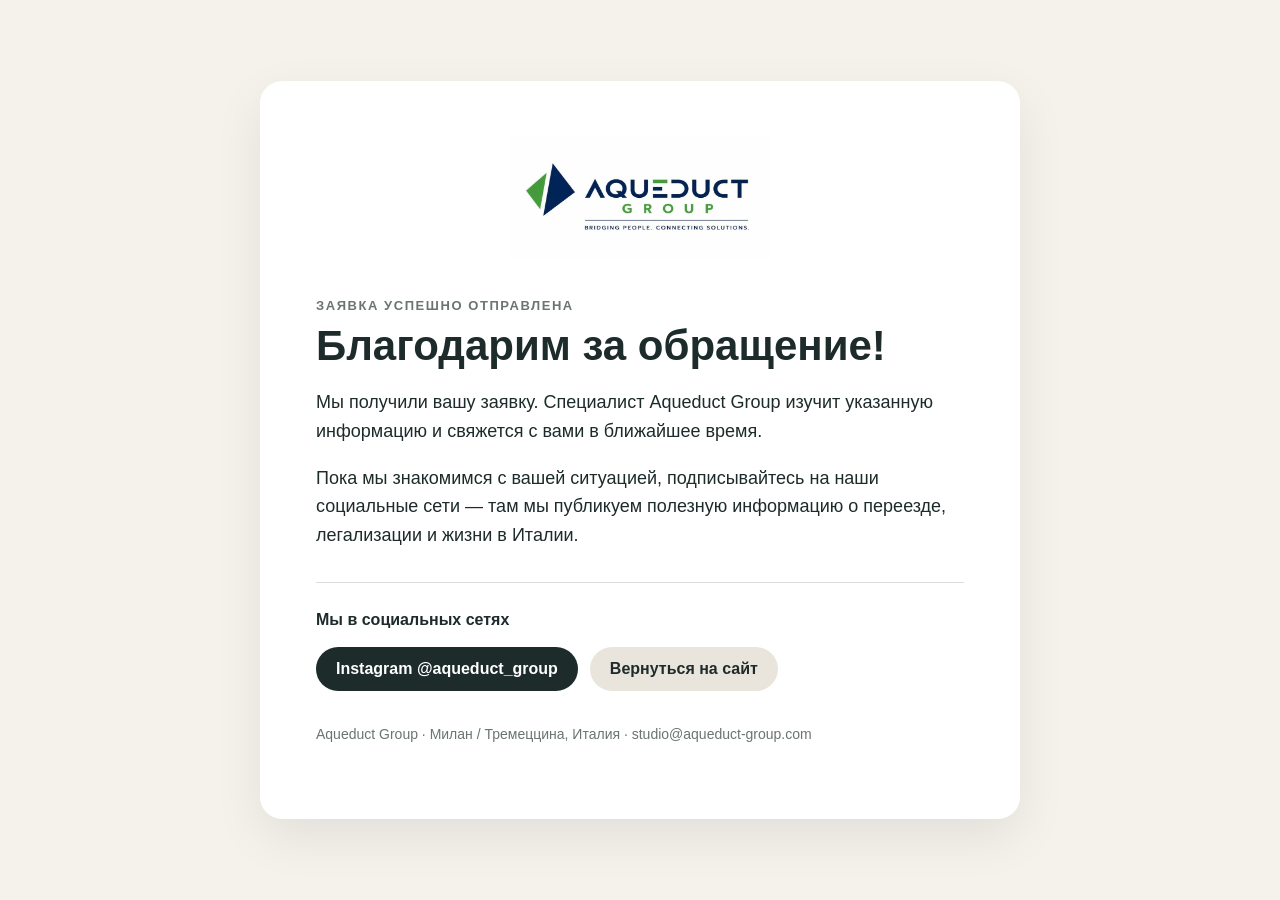
<file: thank-you.html>
<!doctype html><html lang="ru"><head><meta charset="utf-8"><meta name="viewport" content="width=device-width,initial-scale=1"><title>Спасибо за заявку — Aqueduct Group</title><meta name="robots" content="noindex,follow"><!-- Yandex.Metrika counter -->
<script type="text/javascript">
    (function(m,e,t,r,i,k,a){
        m[i]=m[i]||function(){(m[i].a=m[i].a||[]).push(arguments)};
        m[i].l=1*new Date();
        for (var j = 0; j < document.scripts.length; j++) {if (document.scripts[j].src === r) { return; }}
        k=e.createElement(t),a=e.getElementsByTagName(t)[0],k.async=1,k.src=r,a.parentNode.insertBefore(k,a)
    })(window, document,'script','https://mc.yandex.ru/metrika/tag.js?id=112388441', 'ym');

    ym(112388441, 'init', {ssr:true, webvisor:true, clickmap:true, ecommerce:"dataLayer", referrer: document.referrer, url: location.href, accurateTrackBounce:true, trackLinks:true});
</script>
<!-- /Yandex.Metrika counter -->
<style>*{box-sizing:border-box}body{margin:0;font-family:Arial,Helvetica,sans-serif;background:#f5f2ec;color:#1d2b2a}.wrap{min-height:100vh;display:flex;align-items:center;justify-content:center;padding:32px}.card{width:min(760px,100%);background:#fff;padding:56px;border-radius:22px;box-shadow:0 18px 50px rgba(0,0,0,.08)}.logo{display:block;max-width:260px;margin:0 auto 40px}.eyebrow{text-transform:uppercase;letter-spacing:.12em;font-size:13px;font-weight:700;opacity:.65}h1{font-size:42px;line-height:1.08;margin:10px 0 20px}p{font-size:18px;line-height:1.6;margin:0 0 18px}.social{margin-top:32px;padding-top:28px;border-top:1px solid #ddd}.links{display:flex;flex-wrap:wrap;gap:12px;margin-top:18px}a.btn{display:inline-block;padding:13px 20px;border-radius:999px;background:#1d2b2a;color:#fff;text-decoration:none;font-weight:700}a.secondary{background:#e9e5dc;color:#1d2b2a}.small{font-size:14px;opacity:.65;margin-top:32px}@media(max-width:600px){.card{padding:32px 24px}h1{font-size:34px}}</style></head><body><noscript><div><img src="https://mc.yandex.ru/watch/112388441" style="position:absolute; left:-9999px;" alt="" /></div></noscript>
<main class="wrap"><section class="card"><img class="logo" src="/aqueduct-logo-horizontal.jpg" alt="Aqueduct Group"><div class="eyebrow">Заявка успешно отправлена</div><h1>Благодарим за обращение!</h1><p>Мы получили вашу заявку. Специалист Aqueduct Group изучит указанную информацию и свяжется с вами в ближайшее время.</p><p>Пока мы знакомимся с вашей ситуацией, подписывайтесь на наши социальные сети — там мы публикуем полезную информацию о переезде, легализации и жизни в Италии.</p><div class="social"><strong>Мы в социальных сетях</strong><div class="links"><a class="btn" href="https://www.instagram.com/aqueduct_group" target="_blank" rel="noopener">Instagram @aqueduct_group</a><a class="btn secondary" href="/">Вернуться на сайт</a></div></div><p class="small">Aqueduct Group · Милан / Тремеццина, Италия · studio@aqueduct-group.com</p></section></main></body></html>
</file>
<file: _next/static/chunks/0q03mwoby-0p..css>
@layer theme{:root,:host{--font-sans:ui-sans-serif, system-ui, sans-serif, "Apple Color Emoji", "Segoe UI Emoji", "Segoe UI Symbol", "Noto Color Emoji";--font-mono:ui-monospace, SFMono-Regular, Menlo, Monaco, Consolas, "Liberation Mono", "Courier New", monospace;--spacing:.25rem;--default-font-family:var(--font-sans);--default-mono-font-family:var(--font-mono)}}@layer base{*,:after,:before,::backdrop{box-sizing:border-box;border:0 solid;margin:0;padding:0}::file-selector-button{box-sizing:border-box;border:0 solid;margin:0;padding:0}html,:host{-webkit-text-size-adjust:100%;tab-size:4;line-height:1.5;font-family:var(--default-font-family,ui-sans-serif, system-ui, sans-serif, "Apple Color Emoji", "Segoe UI Emoji", "Segoe UI Symbol", "Noto Color Emoji");font-feature-settings:var(--default-font-feature-settings,normal);font-variation-settings:var(--default-font-variation-settings,normal);-webkit-tap-highlight-color:transparent}hr{height:0;color:inherit;border-top-width:1px}abbr:where([title]){-webkit-text-decoration:underline dotted;text-decoration:underline dotted}h1,h2,h3,h4,h5,h6{font-size:inherit;font-weight:inherit}a{color:inherit;-webkit-text-decoration:inherit;-webkit-text-decoration:inherit;-webkit-text-decoration:inherit;-webkit-text-decoration:inherit;text-decoration:inherit}b,strong{font-weight:bolder}code,kbd,samp,pre{font-family:var(--default-mono-font-family,ui-monospace, SFMono-Regular, Menlo, Monaco, Consolas, "Liberation Mono", "Courier New", monospace);font-feature-settings:var(--default-mono-font-feature-settings,normal);font-variation-settings:var(--default-mono-font-variation-settings,normal);font-size:1em}small{font-size:80%}sub,sup{vertical-align:baseline;font-size:75%;line-height:0;position:relative}sub{bottom:-.25em}sup{top:-.5em}table{text-indent:0;border-color:inherit;border-collapse:collapse}:-moz-focusring{outline:auto}progress{vertical-align:baseline}summary{display:list-item}ol,ul,menu{list-style:none}img,svg,video,canvas,audio,iframe,embed,object{vertical-align:middle;display:block}img,video{max-width:100%;height:auto}button,input,select,optgroup,textarea{font:inherit;font-feature-settings:inherit;font-variation-settings:inherit;letter-spacing:inherit;color:inherit;opacity:1;background-color:#0000;border-radius:0}::file-selector-button{font:inherit;font-feature-settings:inherit;font-variation-settings:inherit;letter-spacing:inherit;color:inherit;opacity:1;background-color:#0000;border-radius:0}:where(select:is([multiple],[size])) optgroup{font-weight:bolder}:where(select:is([multiple],[size])) optgroup option{padding-inline-start:20px}::file-selector-button{margin-inline-end:4px}::placeholder{opacity:1}@supports (not ((-webkit-appearance:-apple-pay-button))) or (contain-intrinsic-size:1px){::placeholder{color:currentColor}@supports (color:color-mix(in lab, red, red)){::placeholder{color:color-mix(in oklab, currentcolor 50%, transparent)}}}textarea{resize:vertical}::-webkit-search-decoration{-webkit-appearance:none}::-webkit-date-and-time-value{min-height:1lh;text-align:inherit}::-webkit-datetime-edit{display:inline-flex}::-webkit-datetime-edit-fields-wrapper{padding:0}::-webkit-datetime-edit{padding-block:0}::-webkit-datetime-edit-year-field{padding-block:0}::-webkit-datetime-edit-month-field{padding-block:0}::-webkit-datetime-edit-day-field{padding-block:0}::-webkit-datetime-edit-hour-field{padding-block:0}::-webkit-datetime-edit-minute-field{padding-block:0}::-webkit-datetime-edit-second-field{padding-block:0}::-webkit-datetime-edit-millisecond-field{padding-block:0}::-webkit-datetime-edit-meridiem-field{padding-block:0}::-webkit-calendar-picker-indicator{line-height:1}:-moz-ui-invalid{box-shadow:none}button,input:where([type=button],[type=reset],[type=submit]){appearance:button}::file-selector-button{appearance:button}::-webkit-inner-spin-button{height:auto}::-webkit-outer-spin-button{height:auto}[hidden]:where(:not([hidden=until-found])){display:none!important}}@layer components;@layer utilities{.visible{visibility:visible}.relative{position:relative}.start{inset-inline-start:var(--spacing)}.container{width:100%}@media (min-width:40rem){.container{max-width:40rem}}@media (min-width:48rem){.container{max-width:48rem}}@media (min-width:64rem){.container{max-width:64rem}}@media (min-width:80rem){.container{max-width:80rem}}@media (min-width:96rem){.container{max-width:96rem}}.table{display:table}}.successStat{background:#eff8ef}.successStat b{color:var(--green)}.successNote{color:#7d8996;margin:0;padding:10px 22px 18px;font-size:10px;line-height:1.45}.consentGroup{border-left:3px solid var(--green);background:#f4f7f9;margin:4px 0 18px;padding:16px 16px 1px}.consentGroup .consent{margin-bottom:15px}.consent b{color:var(--navy)}.formMeta{font-size:11px;color:#718095!important;margin:-4px 0 18px!important;line-height:1.5!important}:root{--navy:#082d62;--dark:#06214a;--green:#3aaa35;--ink:#132238;--muted:#607086;--pale:#f4f7f9;--line:#dfe7eb}*{box-sizing:border-box}html{scroll-behavior:smooth}body{color:var(--ink);margin:0;font-family:Arial,Helvetica,sans-serif}a{color:inherit;text-decoration:none}button,input,select,textarea{font:inherit}.container{width:min(1180px,100% - 40px);margin:auto}header{z-index:50;-webkit-backdrop-filter:blur(14px);backdrop-filter:blur(14px);background:#fffffff2;border-bottom:1px solid #082d6217;position:sticky;top:0}.navwrap{align-items:center;gap:30px;height:82px;display:flex}.logo{width:220px;height:64px}.logo img{object-fit:contain;width:100%;height:100%}nav{color:#34445a;gap:27px;margin-left:auto;font-size:14px;display:flex}nav a:hover{color:var(--green)}.btn{background:var(--green);color:#fff;cursor:pointer;border:0;justify-content:center;align-items:center;min-height:52px;padding:0 24px;font-size:14px;font-weight:700;transition:all .2s;display:inline-flex}.btn:hover{background:#2d922a;transform:translateY(-1px)}.small{min-height:44px;padding:0 18px}.menubtn{background:0 0;border:0;width:42px;display:none}.menubtn i{background:var(--navy);height:2px;margin:6px;display:block}.hero{background:linear-gradient(125deg,#f7fafb,#fff 62%,#edf7ed);padding-top:96px;position:relative;overflow:hidden}.heroGrid{z-index:2;grid-template-columns:1.35fr .65fr;align-items:center;gap:76px;display:grid;position:relative}.eyebrow{color:var(--green);text-transform:uppercase;letter-spacing:.16em;margin:0 0 16px;font-size:12px;font-weight:800}.pale{color:#9bdb98}h1,h2,h3,p{margin-top:0}h1{letter-spacing:-.045em;max-width:800px;color:var(--navy);margin-bottom:28px;font-size:clamp(42px,5.1vw,70px);line-height:1.04}.lead{max-width:720px;color:var(--muted);margin-bottom:34px;font-size:19px;line-height:1.7}.actions{flex-wrap:wrap;align-items:center;gap:28px;display:flex}.link{color:var(--navy);border-bottom:1px solid #082d6240;padding-bottom:5px;font-size:14px;font-weight:700}.hero small{color:#7d8996;margin-top:18px;display:block}.hero aside{background:var(--navy);color:#fff;padding:28px 32px 34px;box-shadow:22px 22px #3aaa351f}.hero aside img{object-fit:cover;border-radius:50%;width:230px;height:230px;margin:-72px auto 28px;display:block;box-shadow:0 12px 40px #0219382e}.hero blockquote{margin:0;font-size:17px;font-weight:700;line-height:1.55}.shape{opacity:.08;position:absolute;transform:rotate(36deg)}.s1{background:var(--navy);width:320px;height:320px;top:45px;right:-170px}.s2{background:var(--green);width:130px;height:260px;bottom:80px;left:-80px}.trust{border-top:1px solid var(--line);grid-template-columns:repeat(4,1fr);min-height:98px;margin-top:82px;display:grid}.trust span{border-right:1px solid var(--line);color:#425268;align-items:center;padding:22px;font-size:13px;display:flex}.trust span:first-child{border-left:1px solid var(--line)}.trust b{color:var(--navy);margin-right:9px;font-size:28px}.section{padding:110px 0}.split{grid-template-columns:1fr 1fr;align-items:end;gap:90px;margin-bottom:60px;display:grid}h2{color:var(--navy);letter-spacing:-.035em;margin-bottom:22px;font-size:clamp(34px,4vw,52px);line-height:1.12}.split>p,.bigcopy{color:var(--muted);font-size:17px;line-height:1.7}.audienceGrid{border-top:1px solid var(--line);border-left:1px solid var(--line);grid-template-columns:repeat(3,1fr);display:grid}.audienceGrid article{border-right:1px solid var(--line);border-bottom:1px solid var(--line);min-height:168px;padding:28px;transition:all .2s}.audienceGrid article:hover{background:var(--navy);color:#fff}.audienceGrid span,.serviceGrid>article>span{color:var(--green);font-size:12px;font-weight:800}.audienceGrid h3{max-width:260px;margin:42px 0 0;font-size:19px}.services,.faq{background:var(--pale)}.title{max-width:760px;margin-bottom:52px}.serviceGrid{background:#cad6dc;border:1px solid #cad6dc;grid-template-columns:repeat(4,1fr);gap:1px;display:grid}.serviceGrid article{background:#fff;flex-direction:column;min-height:330px;padding:30px;display:flex}.serviceGrid h3{color:var(--navy);margin:34px 0 14px;font-size:21px}.serviceGrid p{color:var(--muted);font-size:14px;line-height:1.6}.serviceGrid a{color:var(--navy);margin-top:auto;padding-top:24px;font-size:13px;font-weight:800}.process,.assessment{background:var(--navy);color:#fff}.processGrid{grid-template-columns:.85fr 1.15fr;gap:100px;display:grid}.process h2,.assessment h2,.consult h2{color:#fff}.processGrid>div>p:not(.eyebrow),.assessment p:not(.eyebrow),.consult p:not(.eyebrow){color:#bdcad9;line-height:1.75}.process ol{border-top:1px solid #ffffff2e;margin:0;padding:0;list-style:none}.process li{border-bottom:1px solid #ffffff2e;grid-template-columns:58px 1fr;gap:20px;padding:24px 0;display:grid}.process li>span{color:#79c978;font-size:12px;font-weight:800}.process li h3{margin:0 0 8px}.process li p{color:#bdcad9;margin:0;font-size:14px}.whyGrid{grid-template-columns:.8fr 1.2fr;align-items:center;gap:100px;display:grid}.visual{background:linear-gradient(145deg,#edf7ed,#f3f6f8);justify-content:center;align-items:center;min-height:550px;display:flex;position:relative}.visual>img{border-radius:50%;width:min(82%,420px);box-shadow:0 18px 50px #082d621f}.visual>div{background:var(--green);color:#fff;flex-direction:column;justify-content:center;width:175px;height:175px;padding:30px 24px;display:flex;position:absolute;bottom:35px;right:-25px}.visual b{margin-bottom:8px;font-size:27px}.visual span{font-size:12px;line-height:1.4}.checks{grid-template-columns:1fr 1fr;gap:16px 30px;margin-top:34px;display:grid}.checks div{border-bottom:1px solid var(--line);color:var(--navy);padding:15px 0;font-size:14px;font-weight:700}.consult{padding-bottom:110px}.consultCard{background:linear-gradient(110deg,var(--dark),var(--navy));color:#fff;grid-template-columns:1.15fr .85fr;align-items:center;gap:90px;padding:68px;display:grid}.prices{background:#ffffff29;grid-template-columns:1fr 1fr;gap:1px;display:grid}.prices>div{background:var(--navy);padding:26px}.prices span{color:#b9c7d8;margin-bottom:12px;font-size:12px;display:block}.prices b{font-size:30px}.white{color:var(--navy);background:#fff;grid-column:1/-1}.faqGrid{grid-template-columns:.7fr 1.3fr;gap:100px;display:grid}.faqGrid>div:first-child>p:not(.eyebrow){color:var(--muted);line-height:1.7}.accord{border-top:1px solid #cbd6dc}details{border-bottom:1px solid #cbd6dc;padding:0 4px}summary{cursor:pointer;color:var(--navy);justify-content:space-between;gap:20px;padding:23px 0;font-weight:800;list-style:none;display:flex}summary::-webkit-details-marker{display:none}summary span{color:var(--green);font-size:20px}details p{color:var(--muted);padding:0 38px 22px 0;font-size:14px;line-height:1.65}.assessGrid{grid-template-columns:.8fr 1.2fr;gap:100px;display:grid}.notice{border-left:3px solid var(--green);color:#bdcad9;margin-top:35px;padding:10px 0 10px 18px;font-size:13px;line-height:1.5}form{color:var(--ink);background:#fff;padding:38px}.row{grid-template-columns:1fr 1fr;gap:18px;display:grid}label{color:#45556a;margin-bottom:18px;font-size:12px;font-weight:800;display:block}input,select,textarea{width:100%;min-height:48px;color:var(--ink);background:#fafcfc;border:1px solid #cfd8de;border-radius:0;outline:none;margin-top:8px;padding:12px;display:block}textarea{resize:vertical}input:focus,select:focus,textarea:focus{border-color:var(--green);box-shadow:0 0 0 2px #3aaa351f}.consent{align-items:flex-start;gap:10px;font-weight:400;line-height:1.45;display:flex}.consent input{width:18px;min-height:18px;margin:1px 0 0}.full{width:100%}footer{padding:72px 0 24px}.footerGrid{grid-template-columns:1.4fr .8fr .6fr;gap:70px;padding-bottom:55px;display:grid}.footerGrid>div{flex-direction:column;align-items:flex-start;gap:13px;display:flex}.footerGrid img{object-fit:contain;width:245px;height:110px}.footerGrid p{color:var(--green);text-transform:uppercase;letter-spacing:.15em;font-size:10px;font-weight:800}.footerGrid h3{color:var(--navy);margin-bottom:8px}.footerGrid a,.footerGrid span{color:var(--muted);font-size:14px}.footerGrid a:hover{color:var(--green)}.footBottom{border-top:1px solid var(--line);color:#7d8996;justify-content:space-between;gap:20px;padding-top:22px;font-size:11px;display:flex}.float{background:var(--green);color:#fff;z-index:40;border-radius:50%;justify-content:center;align-items:center;width:54px;height:54px;font-size:12px;font-weight:900;display:flex;position:fixed;bottom:22px;right:22px;box-shadow:0 10px 30px #0003}@media (max-width:980px){.desktop{display:none}.menubtn{margin-left:auto;display:block}nav{border-bottom:1px solid var(--line);background:#fff;flex-direction:column;align-items:flex-start;padding:25px 20px;display:none;position:absolute;top:82px;left:0;right:0}nav.open{display:flex}.heroGrid,.processGrid,.whyGrid,.consultCard,.faqGrid,.assessGrid{grid-template-columns:1fr;gap:55px}.hero aside{max-width:560px;margin:45px auto 0}.trust,.serviceGrid,.audienceGrid{grid-template-columns:1fr 1fr}.visual{min-height:450px}.consultCard{padding:55px}.split{gap:40px}}@media (max-width:640px){.container{width:min(100% - 28px,1180px)}.navwrap{height:72px}.logo{width:180px;height:56px}nav{top:72px}.hero{padding-top:68px}h1{font-size:42px}h2{font-size:34px}.lead{font-size:16px}.hero aside{padding:24px}.hero aside img{width:185px;height:185px;margin-top:-54px}.trust{grid-template-columns:1fr;margin-top:62px}.trust span{border-left:1px solid var(--line)}.section{padding:78px 0}.split{grid-template-columns:1fr;gap:18px;margin-bottom:40px}.audienceGrid,.serviceGrid{grid-template-columns:1fr}.audienceGrid article{min-height:125px}.audienceGrid h3{margin-top:24px}.serviceGrid article{min-height:280px}.checks{grid-template-columns:1fr}.visual{min-height:360px}.visual>div{width:140px;height:140px;padding:20px;right:-5px}.consult{padding-bottom:78px}.consultCard{width:100%;padding:42px 24px}.prices,.row{grid-template-columns:1fr}.white{grid-column:auto}form{padding:26px 20px}.footerGrid{grid-template-columns:1fr;gap:40px}.footBottom,.actions{flex-direction:column;align-items:flex-start}.actions{gap:20px}}.footerGrid .vat{color:var(--navy);font-weight:800}.cookie-settings{color:var(--muted);cursor:pointer;background:0 0;border:0;padding:0;font-size:14px}.cookie-settings:hover{color:var(--green)}.consent a,.cookieNotice a,.legalContent a{color:var(--navy);text-decoration:underline}.cookieNotice{border-bottom:1px solid var(--line);background:#f4f7f9;padding:15px 0;position:relative}.cookieNoticeInner{justify-content:space-between;align-items:center;gap:30px;display:flex}.cookieNotice b{color:var(--navy)}.cookieNotice p{max-width:760px;color:var(--muted);margin:5px 0 0;font-size:13px;line-height:1.5}.cookieActions{flex-shrink:0;align-items:center;gap:12px;display:flex}.cookieChoice{border:1px solid var(--navy);min-height:44px;color:var(--navy);cursor:pointer;background:#fff;padding:0 16px;font-weight:700}.cookieChoice.accept{border-color:var(--green);color:#247c21}.cookieChoice:hover{background:#eaf1f4}.legalPage{background:#f7f9fa;min-height:100vh}.legalHeader{background:#fff;position:static}.legalHeader .container{justify-content:space-between;align-items:center;height:90px;display:flex}.legalHeader img{object-fit:contain;width:220px;height:70px}.legalContent{max-width:860px;padding-top:80px;padding-bottom:100px}.legalContent h1{font-size:clamp(40px,5vw,64px)}.legalContent h2{margin-top:44px;font-size:28px}.legalContent p{color:#4f6075;line-height:1.75}.legalContent .updated{color:#7d8996;font-size:13px}.legalNote{border-left:4px solid var(--green);color:var(--navy);background:#fff;margin-top:48px;padding:24px;font-weight:700;line-height:1.6}@media (max-width:700px){.cookieNoticeInner{flex-direction:column;align-items:stretch;gap:14px}.cookieActions{flex-direction:column;align-items:stretch}.legalHeader .container{height:76px}.legalHeader img{width:170px}.legalContent{padding-top:55px}}
</file>
